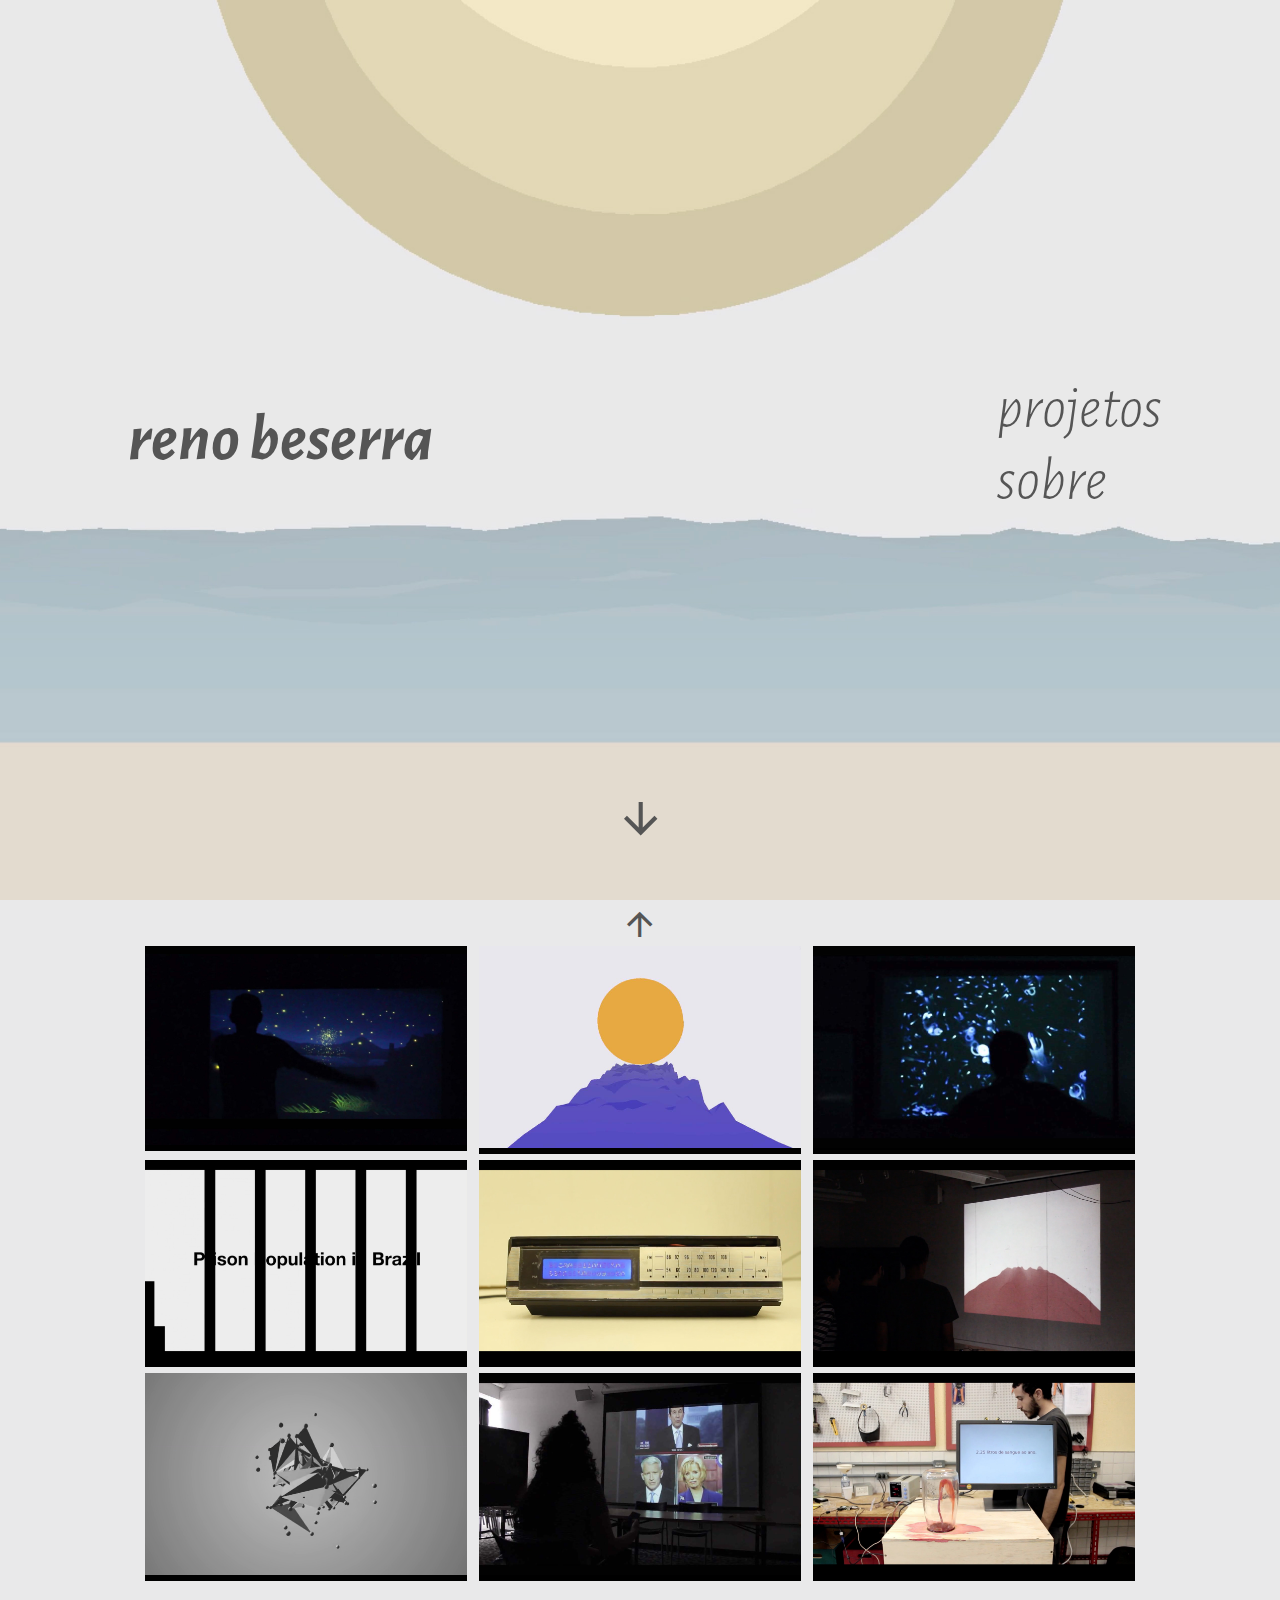
<file: index.html>
<!DOCTYPE html>
<html lang="en">
    <head>
        
        <meta charset="utf-8">
        <!-- Indica a dispositivos móveis que o browser não deve fazer um zoom out na página -->
        <meta name="viewport" content="width=device-width, initial-scale=1.0">
        <link rel="stylesheet" type="text/css" href="resources/css/grid.css">
        <link rel="stylesheet" type="text/css" href="resources/css/animate.css">
        <link rel="stylesheet" type="text/css" href="resources/css/ionicons.min.css">
        <link rel="stylesheet" type="text/css" href="resources/css/style.css">
        <link rel="stylesheet" type="text/css" href="resources/css/queries.css">
        <link href="https://fonts.googleapis.com/css?family=Lato:100,300,300i,400" rel="stylesheet">
        <link href="https://fonts.googleapis.com/css?family=Alegreya+Sans:100,200,300,300i,400,400i,500" rel="stylesheet">
        
        <script src="https://ajax.googleapis.com/ajax/libs/jquery/3.2.1/jquery.min.js"></script>
        <script src="resources/js/script.js"></script>
        
        <title>renoeno
        </title>
    </head>
    
    <body>
        <section class="home" id="home">
                <div class="row home-itens">
                    <div class="col span-1-of-3 titulo">
                        <h1>reno beserra</h1>
                    </div>
                    <div class="col span-1-of-3 menu">
                        <ul>
                            <li>
                                <a href="#projetos">projetos</a>
                            </li>
                            <li>
                                <a href="sobre.html">sobre</a>
                            </li>
                        </ul>
                    </div>
                    <div class="row arrow-home">
                        <a href="#projetos"><i class="ion-android-arrow-down icon-arrow"></i></a>
                    </div>
                </div>
                
        </section>
        
        <section class="section-projetos" id="projetos">
                <div class="row arrow-projetos">
                    <a href="#home"><i class="ion-android-arrow-up icon-arrow-2"></i></a>
                </div>
            <div class="projetos">
                <ul class="projetos-showcase clearfix">
                    <li>
                        <div class="item-projeto">
                            <span class="hover-text">
                                pirilampo <br> 2015 <br> instalação interativa
                            </span>
                            <figure class="imagem-projetos">
                                <a href="projetos/pirilampo.html">
                                    <img src="resources/projetos-img/pirilampo.jpg">
                                </a>
                            </figure>
                        </div>
                    </li>
                    <li>
                        <div class="item-projeto">
                            <span class="hover-text">
                                sossego <br> 2016 <br> audio visualization
                            </span>
                            <figure class="imagem-projetos">
                                <a href="projetos/sossego.html">
                                    <img src="resources/projetos-img/sossego.jpg">
                                </a>    
                            </figure>
                        </div>
                    </li>
                    <li>
                        <div class="item-projeto">
                            <span class="hover-text">
                                nebulosa <br> 2015 <br> instalação interativa
                            </span>
                            <figure class="imagem-projetos">
                                <a href="projetos/nebulosa.html">
                                    <img src="resources/projetos-img/nebulosa.jpg">
                                </a>
                            </figure>
                        </div>
                    </li>

                </ul>
                <ul class="projetos-showcase clearfix">
                    <li>
                        <div class="item-projeto">
                            <span class="hover-text">
                                prison population in brazil <br> 2015 <br> infografia animada
                            </span>
                            <figure class="imagem-projetos">
                                <a href="projetos/prison.html">
                                    <img src="resources/projetos-img/prison.jpg">
                                </a>
                            </figure>
                        </div>
                    </li>
                    <li>
                        <div class="item-projeto">
                            <span class="hover-text">
                                sortilège <br> 2016 <br> computação física
                            </span>
                            <figure class="imagem-projetos">
                                <a href="projetos/sortilege.html">
                                    <img src="resources/projetos-img/sortilege.jpg">
                                </a>
                            </figure>
                        </div>
                    </li>
                    <li>
                        <div class="item-projeto">
                            <span class="hover-text">
                                red sea <br> 2016 <br> instalação interativa
                            </span>
                            <figure class="imagem-projetos">
                                <a href="projetos/redsea.html">
                                    <img src="resources/projetos-img/redsea.jpg">
                                </a>
                            </figure>
                        </div>
                    </li>

                </ul>
                <ul class="projetos-showcase clearfix">
                    <li>
                        <div class="item-projeto">
                            <span class="hover-text">
                                audiovis <br> 2015-2016 <br> audio visualization
                            </span>
                            <figure class="imagem-projetos">
                                <a href="projetos/audiovis.html">
                                    <img src="resources/projetos-img/audiovis.jpg">
                                </a>
                            </figure>
                        </div>    
                    </li>
                    <li>
                        <div class="item-projeto">
                            <span class="hover-text">
                                broadcasting <br> 2016 <br> instalação interativa
                            </span>
                            <figure class="imagem-projetos">
                                <a href="projetos/broadcasting.html">
                                    <img src="resources/projetos-img/broadcasting.jpg">
                                </a>
                            </figure>
                        </div>
                    </li>
                    <li>
                        <div class="item-projeto">
                            <span class="hover-text">
                                carne sobre vermelho <br> 2017 <br> instalação interativa
                            </span>
                            <figure class="imagem-projetos">
                                <a href="projetos/carne.html">
                                    <img src="resources/projetos-img/carnesobrevermelho.jpg">
                                </a>
                            </figure>
                        </div>
                    </li>
                </ul>
            </div>
        </section>
    </body>
</html>
</file>
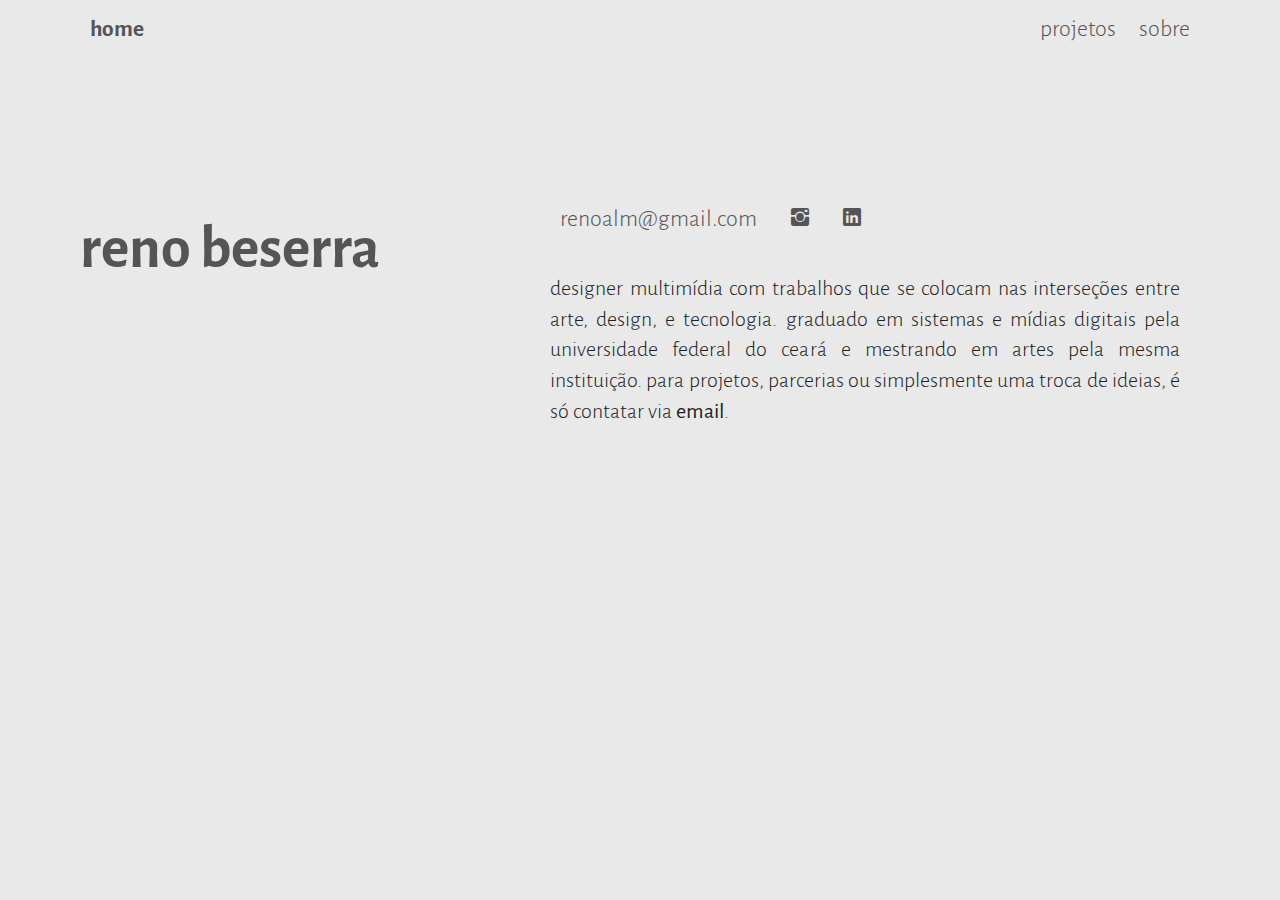
<file: sobre.html>
<!DOCTYPE html>
<html lang="en">
    <head>
        
        <meta charset="utf-8">
        <!-- Indica a dispositivos móveis que o browser não deve fazer um zoom out na página -->
        <meta name="viewport" content="width=device-width, initial-scale=1.0">
        <link rel="stylesheet" type="text/css" href="resources/css/grid.css">
        <link rel="stylesheet" type="text/css" href="resources/css/animate.css">
        <link rel="stylesheet" type="text/css" href="resources/css/ionicons.min.css">
        <link rel="stylesheet" type="text/css" href="resources/css/pages.css">
        <link rel="stylesheet" type="text/css" href="resources/css/queries.css">
        <link href="https://fonts.googleapis.com/css?family=Lato:100,300,300i,400" rel="stylesheet">
        <link href="https://fonts.googleapis.com/css?family=Alegreya+Sans:100,200,300,400,500" rel="stylesheet">
        
        <script src="https://ajax.googleapis.com/ajax/libs/jquery/3.2.1/jquery.min.js"></script>
        <script src="resources/js/script.js"></script>
        
        <title>sobre
        </title>
    </head>
    <body>
        <header>
            <nav>
                <div class="row menu-sobre">
                    <div class="home-link">
                        <h3><a href="../index.html">home</a></h3>
                    </div>
                    <div class="menu-about">
                        <ul class="main-nav">
                            <li>
                                <a href="index.html#projetos">projetos</a>
                            </li>
                            <li>
                                <a href="#">sobre</a>
                            </li>
                        </ul>
                    </div>
                </div>
            </nav>
        </header>
        <div class="row sobre">
                <div class="col span-1-of-3 nombre">
                    <h1>reno beserra</h1>
                </div>
                <div class="col span-2-of-4 redes-sociais">
                    <ul>
                        <li><a href="mailto:renoalm@gmail.com" target="_top">renoalm@gmail.com</a></li>
                        <li><a href="https://instagram.com/renoenoenoeno"><i class="ion-social-instagram"></i></a></li>
                        <li><a href="https://www.linkedin.com/in/renoalmeida/"><i class="ion-social-linkedin"></i></a></li>
                    </ul>
                </div>
                <div class="col span-2-of-4 bio">
                    <p>designer multimídia com trabalhos que se colocam nas interseções entre arte, design, e tecnologia. graduado
                    em sistemas e mídias digitais pela universidade federal do ceará e mestrando em artes pela mesma instituição. para projetos, parcerias ou simplesmente uma troca de ideias, é só contatar via <b>email</b>.</p>
                </div>
            </div>
    </body>
</html>
</file>
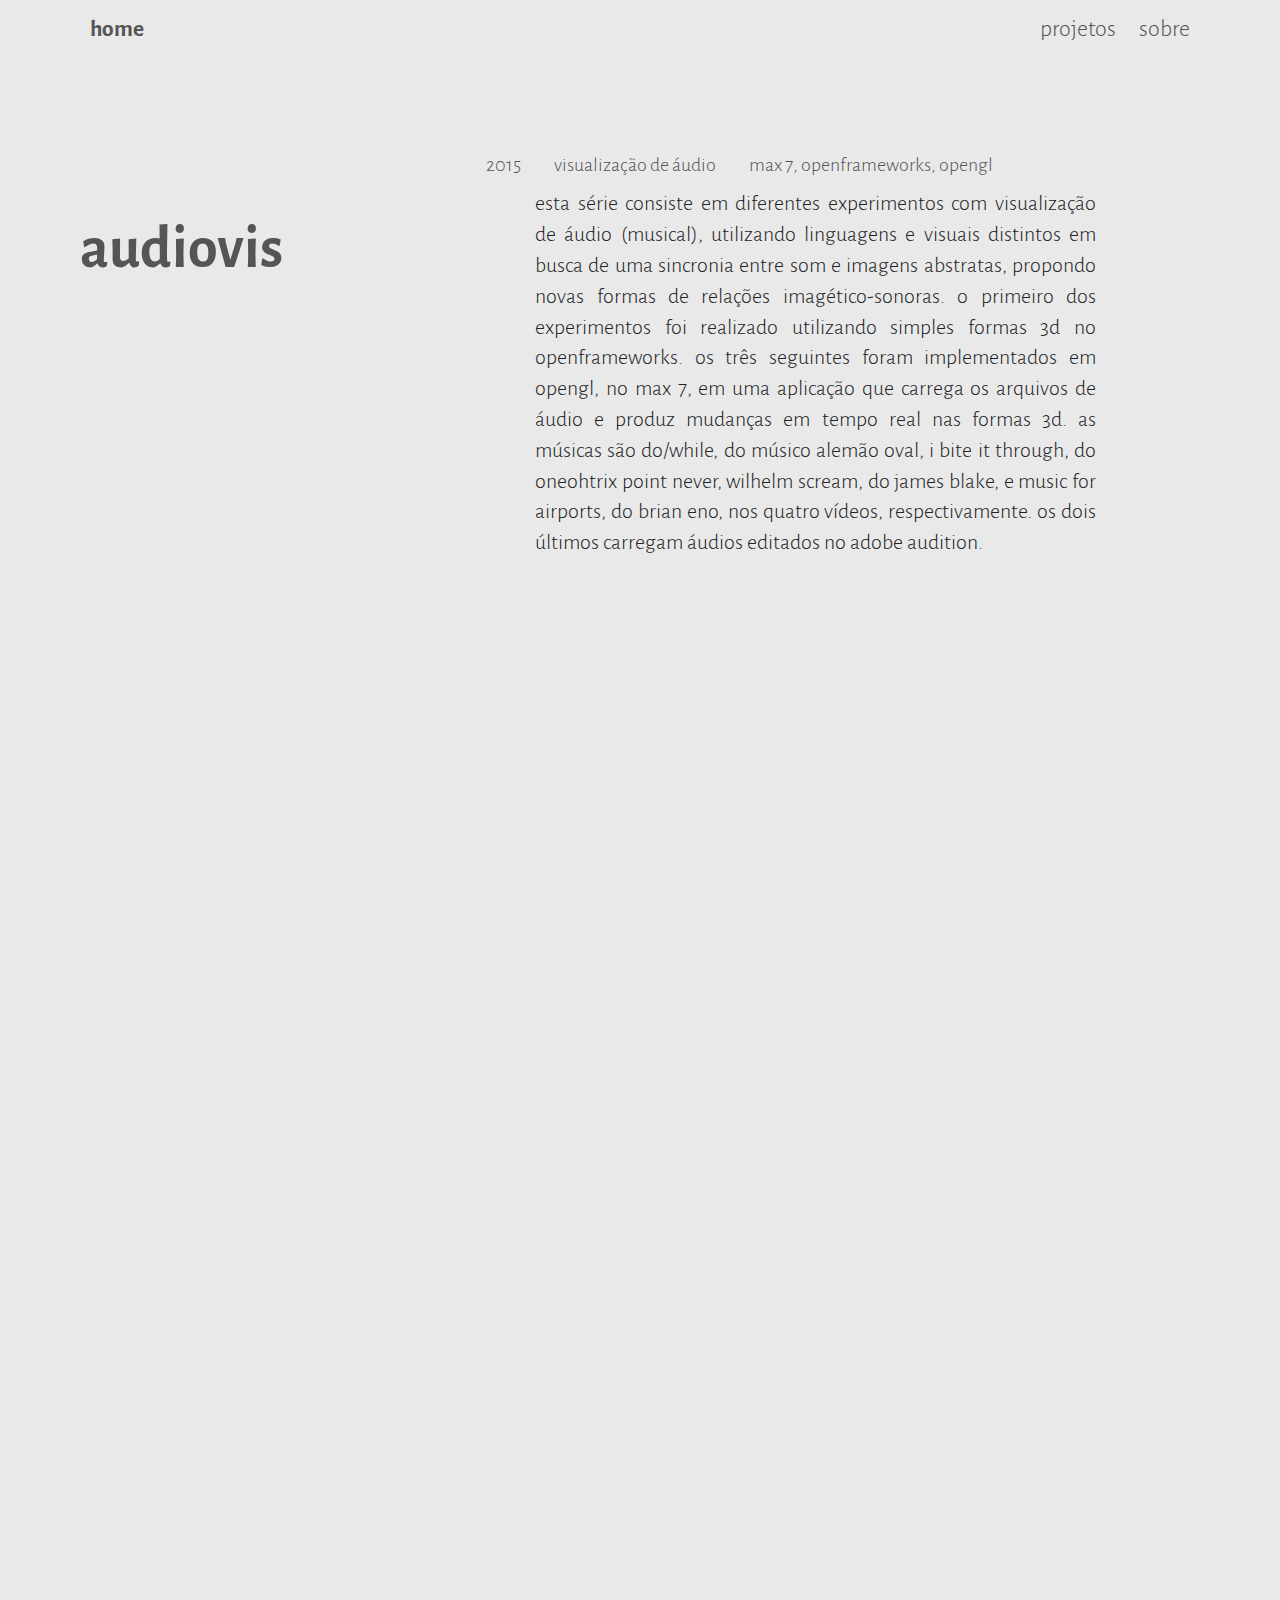
<file: projetos/audiovis.html>
<!DOCTYPE html>
<html lang="en">
    <head>
        <meta charset="utf-8">
        <!-- Indica a dispositivos móveis que o browser não deve fazer um zoom out na página -->
        <meta name="viewport" content="width=device-width, initial-scale=1.0">
        <link rel="stylesheet" type="text/css" href="../resources/css/grid.css">
        <link rel="stylesheet" type="text/css" href="../resources/css/pages.css">
        <link rel="stylesheet" type="text/css" href="../resources/css/queries.css">
        <link rel="stylesheet" type="text/css" href="../resources/css/ionicons.min.css">
        <link href="https://fonts.googleapis.com/css?family=Lato:100,300,300i,400" rel="stylesheet">
        <link href="https://fonts.googleapis.com/css?family=Alegreya+Sans:100,200,300,400,500" rel="stylesheet">
        
        <script src="https://ajax.googleapis.com/ajax/libs/jquery/3.2.1/jquery.min.js"></script>
        
        <title>audiovis</title>
    </head>
    <header>
        <nav>
            <div class="row">
                <div class="home-link">
                    <h3><a href="../index.html">home</a></h3>
                </div>
                <ul class="main-nav">
                    <li>
                        <a href="../index.html#projetos">projetos</a>
                    </li>
                    <li>
                        <a href="../sobre.html">sobre</a>
                    </li>
                </ul>
            </div>
        </nav>
    </header>
    <section class="projeto-info" id="projeto-info">
            <div class="row projeto-dados">
                <div class="col span-1-of-3 projeto-titulo">
                    <h1>audiovis</h1>
                </div>
                <div class="col span-2-of-3 projeto-tags">
                    <ul>
                        <li>2015</li>
                        <li>visualização de áudio</li>
                        <li>max 7, openframeworks, opengl</li>
                    </ul>
                </div>
                <div class="col span-2-of-4 projeto-descricao">
                    <p>esta série consiste em diferentes experimentos com visualização de áudio (musical), utilizando linguagens e visuais distintos em busca de uma sincronia entre som e imagens abstratas, propondo novas formas de relações imagético-sonoras. o primeiro dos experimentos foi realizado utilizando simples formas 3D no openframeworks. os três seguintes foram implementados em OpenGL, no Max 7, em uma aplicação que carrega os arquivos de áudio e produz mudanças em tempo real nas formas 3D. as músicas são do/while, do músico alemão oval, I bite it through, do oneohtrix point never, wilhelm scream, do james blake, e music for airports, do brian eno, nos quatro vídeos, respectivamente. os dois últimos carregam áudios editados no adobe audition.</p>
                </div>
            </div>
            
            <div class="projeto-video">
                <iframe src="https://player.vimeo.com/video/153587273" frameborder="0" webkitallowfullscreen mozallowfullscreen allowfullscreen></iframe>
            </div>
            <div class="projeto-video">
                <iframe src="https://player.vimeo.com/video/153586340" frameborder="0" webkitallowfullscreen mozallowfullscreen allowfullscreen></iframe>
            </div>
            <div class="projeto-video">
                <iframe src="https://player.vimeo.com/video/154512736" frameborder="0" webkitallowfullscreen mozallowfullscreen allowfullscreen></iframe>
            </div>
            <div class="projeto-video">
                <iframe src="https://player.vimeo.com/video/154440033" frameborder="0" webkitallowfullscreen mozallowfullscreen allowfullscreen></iframe>
            </div>
            <div class="center-topo">
                <div class="topo-link"><a href="#projeto-info"><i class="ion-android-arrow-up"></i></a></div>
            </div>
        </section>
</html>
</file>
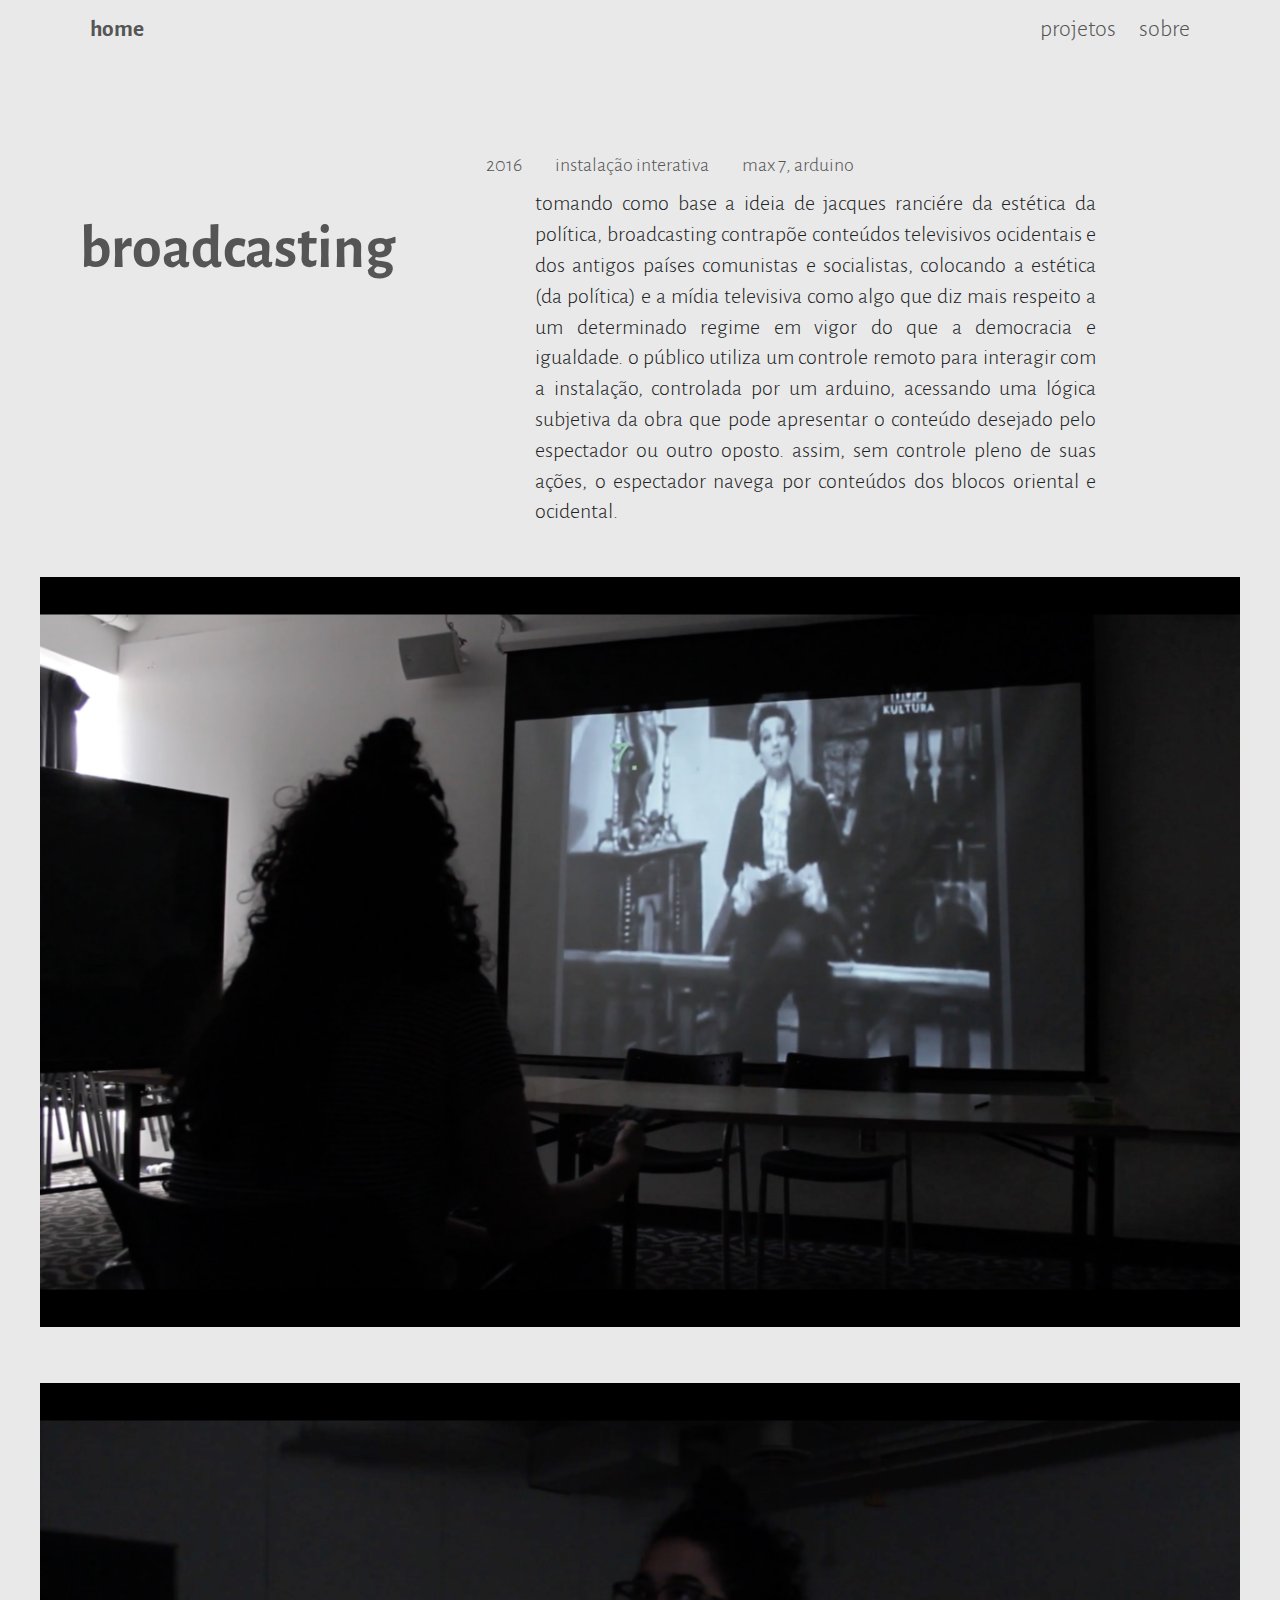
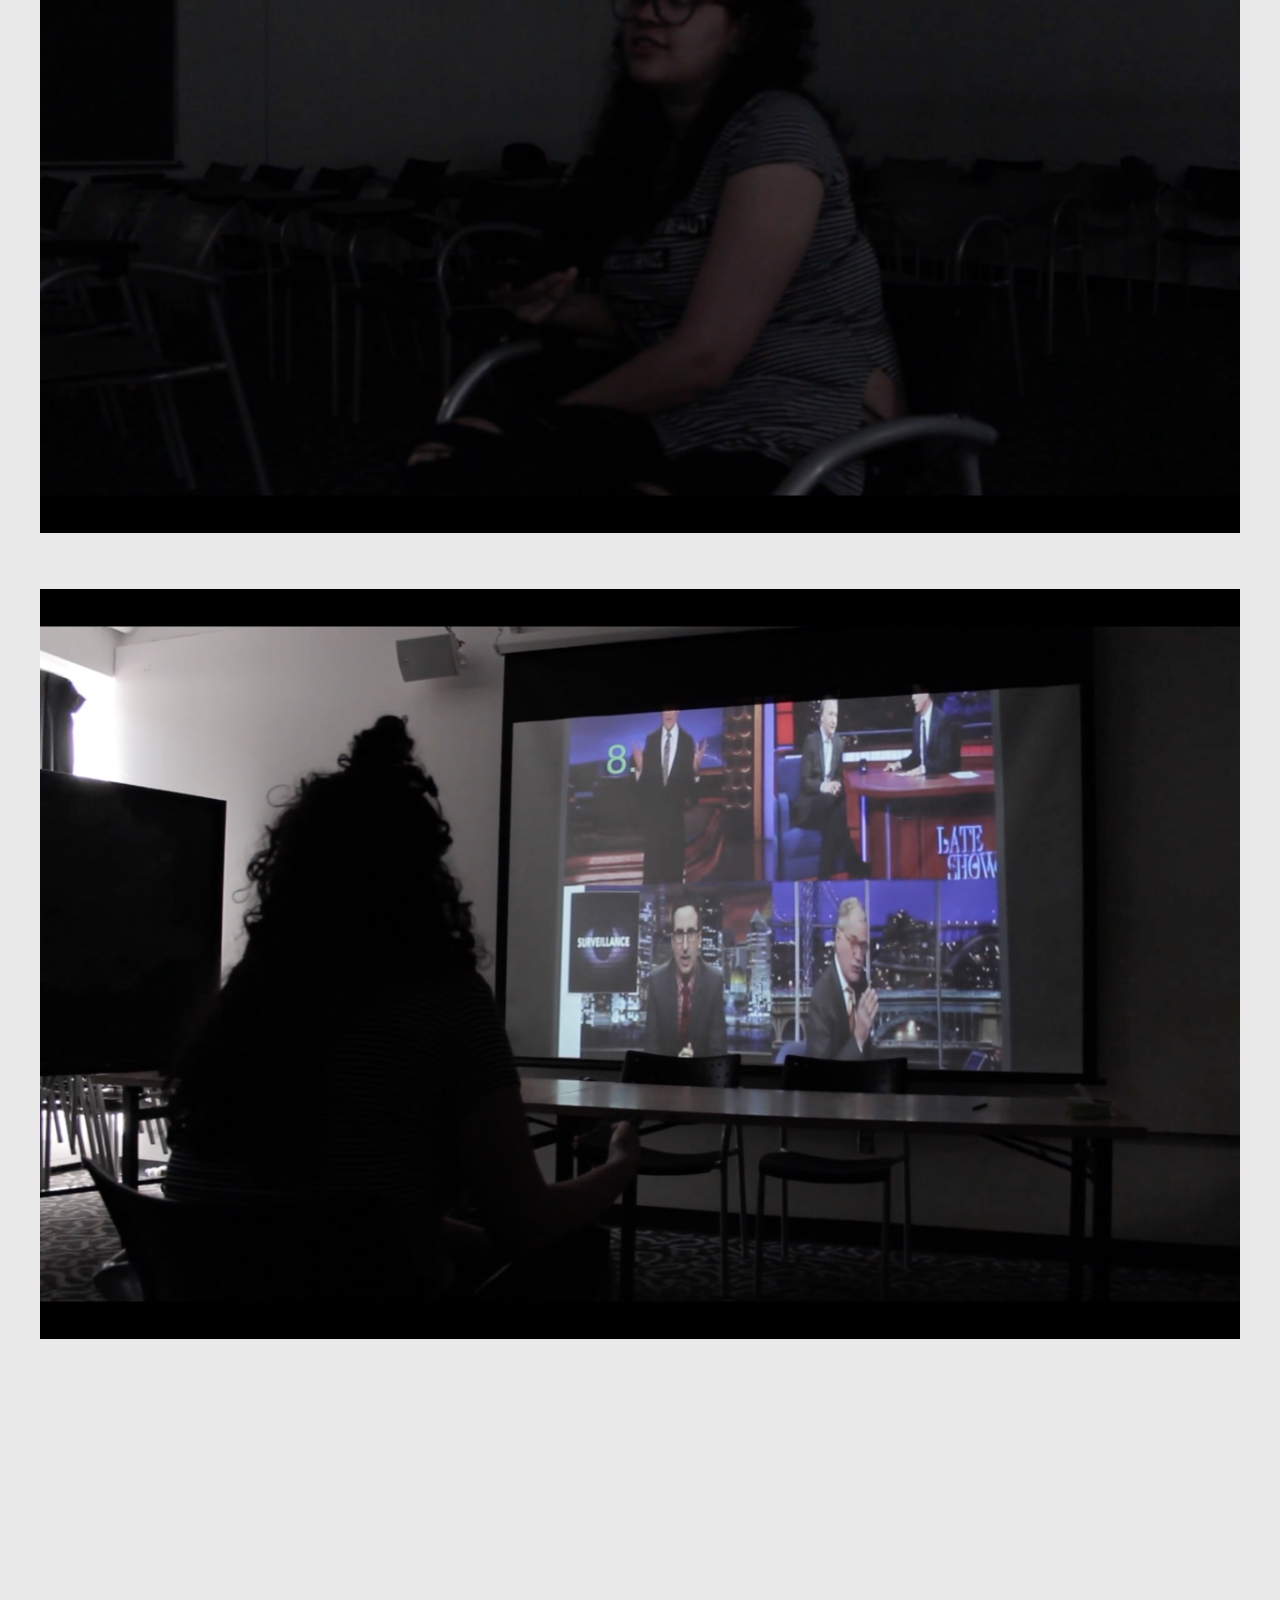
<file: projetos/broadcasting.html>
<!DOCTYPE html>
<html lang="en">
    <head>
        <meta charset="utf-8">
        <!-- Indica a dispositivos móveis que o browser não deve fazer um zoom out na página -->
        <meta name="viewport" content="width=device-width, initial-scale=1.0">
        <link rel="stylesheet" type="text/css" href="../resources/css/grid.css">
        <link rel="stylesheet" type="text/css" href="../resources/css/pages.css">
        <link rel="stylesheet" type="text/css" href="../resources/css/queries.css">
        <link rel="stylesheet" type="text/css" href="../resources/css/ionicons.min.css">
        <link href="https://fonts.googleapis.com/css?family=Lato:100,300,300i,400" rel="stylesheet">
        <link href="https://fonts.googleapis.com/css?family=Alegreya+Sans:100,200,300,400,500" rel="stylesheet">
        
        <script src="https://ajax.googleapis.com/ajax/libs/jquery/3.2.1/jquery.min.js"></script>
        
        <title>broadcasting</title>
    </head>
    <header>
        <nav>
            <div class="row">
                <div class="home-link">
                    <h3><a href="../index.html">home</a></h3>
                </div>
                <ul class="main-nav">
                    <li>
                        <a href="../index.html#projetos">projetos</a>
                    </li>
                    <li>
                        <a href="../sobre.html">sobre</a>
                    </li>
                </ul>
            </div>
        </nav>
    </header>
    <section class="projeto-info" id="projeto-info">
            <div class="row projeto-dados">
                <div class="col span-1-of-3 projeto-titulo">
                    <h1>broadcasting</h1>
                </div>
                <div class="col span-2-of-3 projeto-tags">
                    <ul>
                        <li>2016</li>
                        <li>instalação interativa</li>
                        <li>max 7, arduino</li>
                    </ul>
                </div>
                <div class="col span-2-of-4 projeto-descricao">
                    <p>Tomando como base a ideia de Jacques Ranciére da estética da política, Broadcasting contrapõe conteúdos televisivos ocidentais e dos
                        antigos países comunistas e socialistas, colocando a estética (da política) e a
                        mídia televisiva como algo que diz mais respeito a um determinado regime
                        em vigor do que a democracia e igualdade.
                        O público utiliza um controle remoto para interagir com a instalação,
                        controlada por um Arduino, acessando uma lógica subjetiva da obra que
                        pode apresentar o conteúdo desejado pelo espectador ou outro oposto. Assim,
                        sem controle pleno de suas ações, o espectador navega por conteúdos
                        dos blocos oriental e ocidental.</p>
                </div>
            </div>
            <div class="projeto-imagem">
                <img src="imgs/broadcasting/broadcasting1.jpg">
            </div>
            <div class="projeto-imagem">
                <img src="imgs/broadcasting/broadcasting2.jpg">
            </div>
            <div class="projeto-imagem">
                <img src="imgs/broadcasting/broadcasting3.jpg">
            </div>
            <div class="projeto-video">
                <iframe src="https://player.vimeo.com/video/163626354" frameborder="0" webkitallowfullscreen mozallowfullscreen allowfullscreen></iframe>
            </div>
            <div class="center-topo">
                <div class="topo-link"><a href="#projeto-info"><i class="ion-android-arrow-up"></i></a></div>
            </div>
        </section>
</html>
</file>
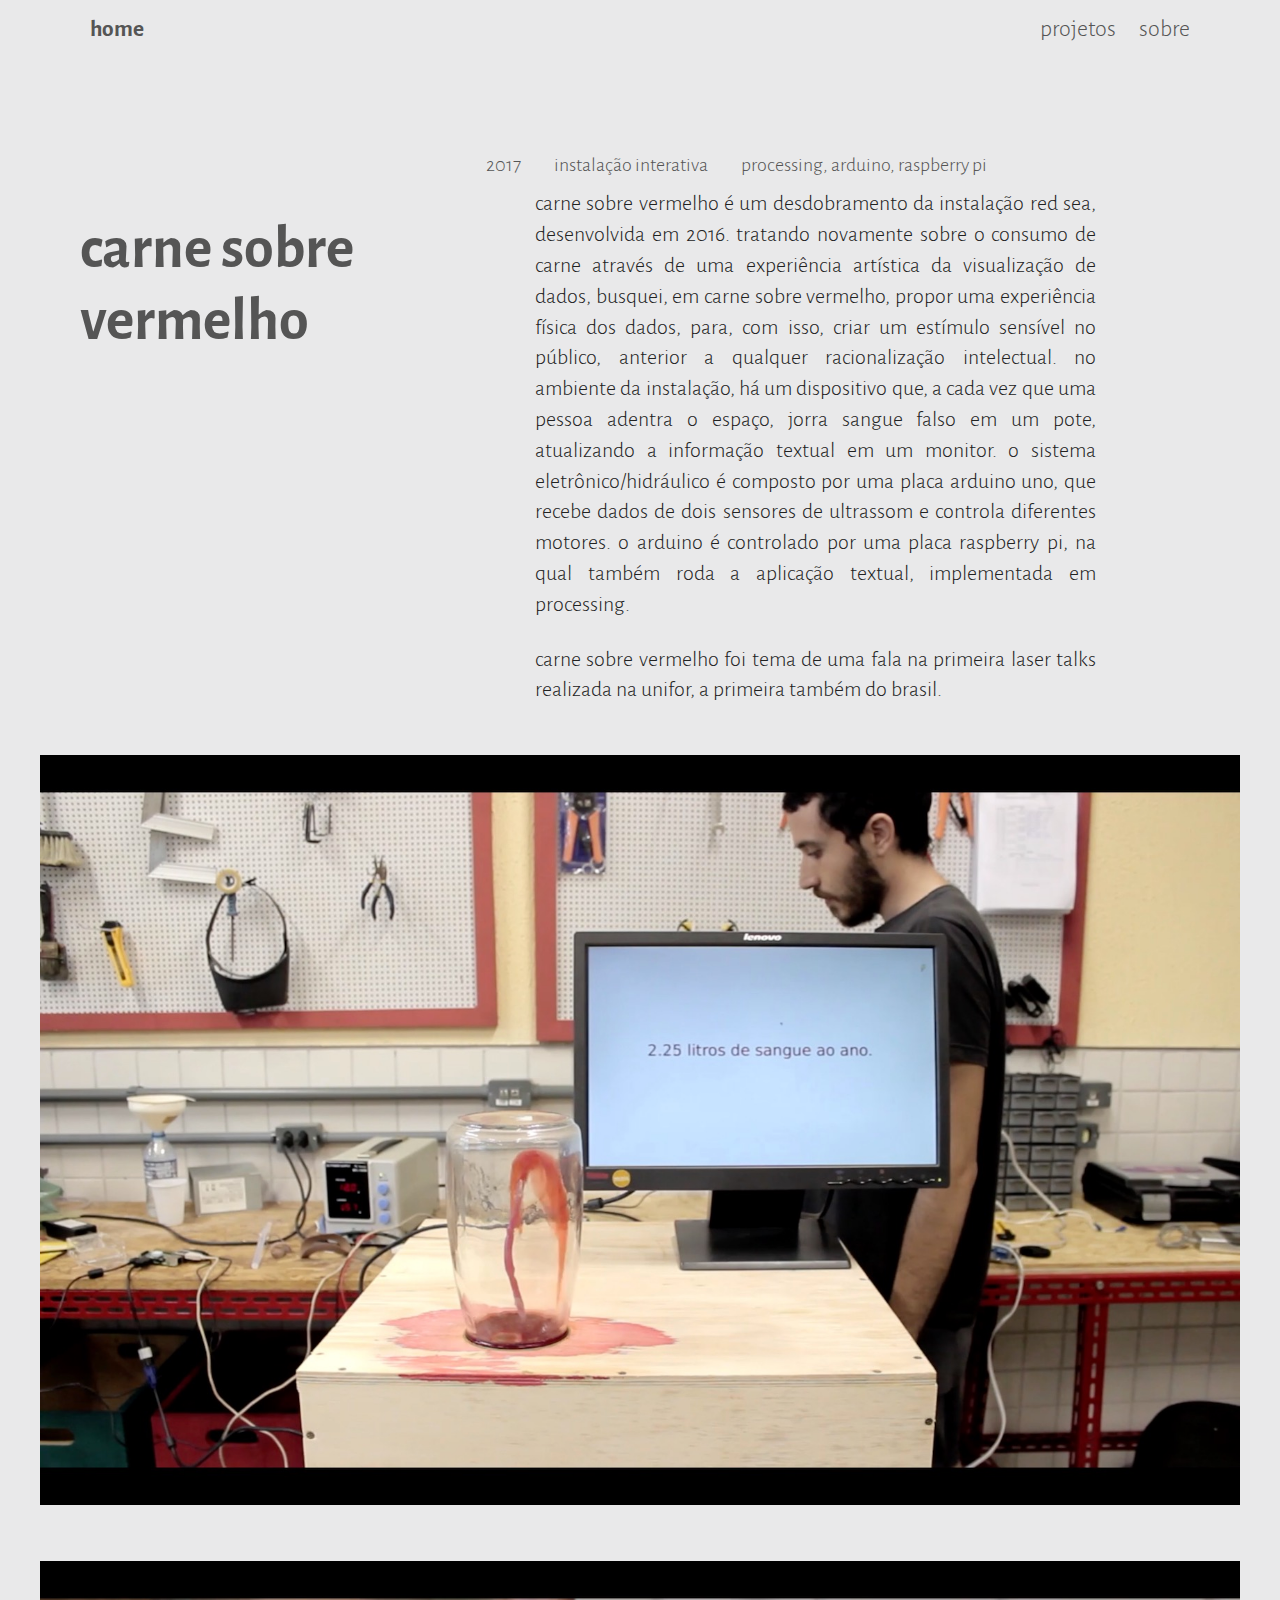
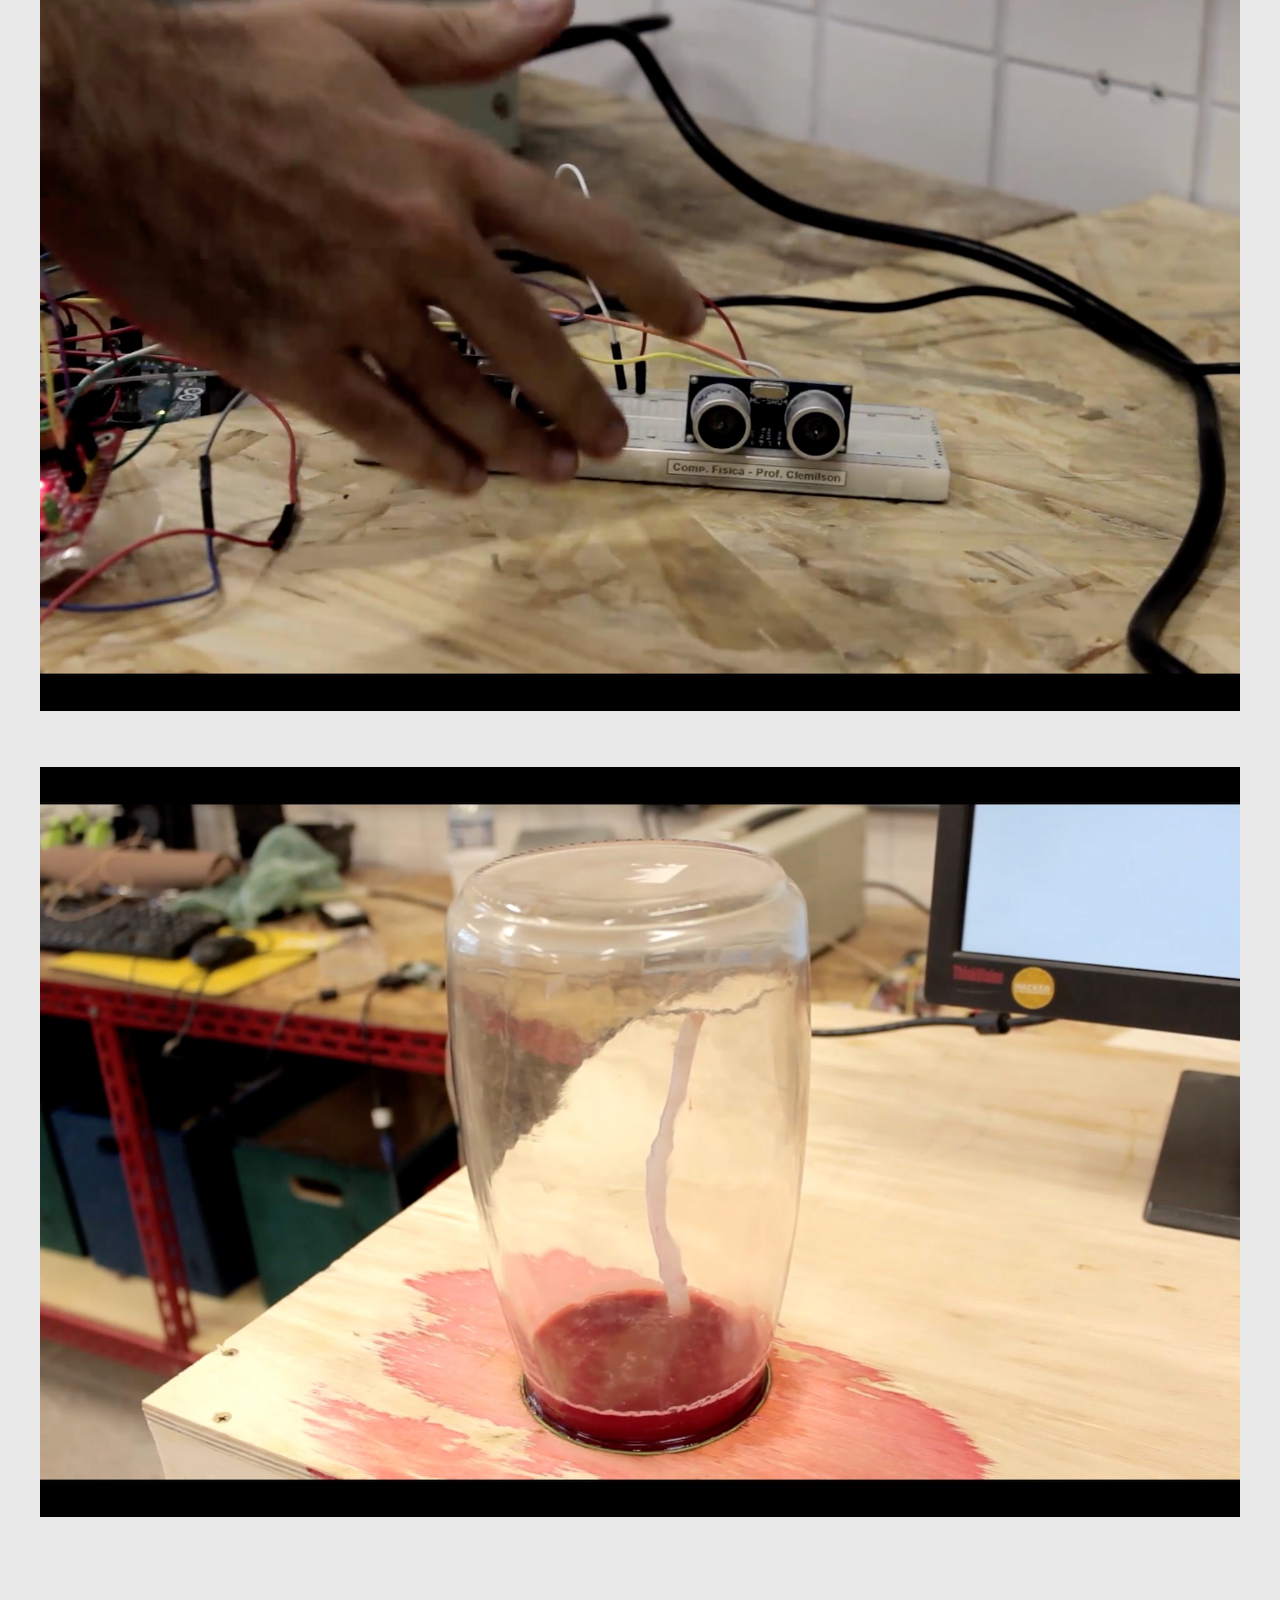
<file: projetos/carne.html>
<!DOCTYPE html>
<html lang="en">
    <head>
        <meta charset="utf-8">
        <!-- Indica a dispositivos móveis que o browser não deve fazer um zoom out na página -->
        <meta name="viewport" content="width=device-width, initial-scale=1.0">
        <link rel="stylesheet" type="text/css" href="../resources/css/grid.css">
        <link rel="stylesheet" type="text/css" href="../resources/css/pages.css">
        <link rel="stylesheet" type="text/css" href="../resources/css/queries.css">
        <link rel="stylesheet" type="text/css" href="../resources/css/ionicons.min.css">
        <link href="https://fonts.googleapis.com/css?family=Lato:100,300,300i,400" rel="stylesheet">
        <link href="https://fonts.googleapis.com/css?family=Alegreya+Sans:100,200,300,400,500" rel="stylesheet">
        
        <script src="https://ajax.googleapis.com/ajax/libs/jquery/3.2.1/jquery.min.js"></script>
        
        <title>carne sobre vermelho</title>
    </head>
    <header>
        <nav>
            <div class="row">
                <div class="home-link">
                    <h3><a href="../index.html">home</a></h3>
                </div>
                <ul class="main-nav">
                    <li>
                        <a href="../index.html#projetos">projetos</a>
                    </li>
                    <li>
                        <a href="../sobre.html">sobre</a>
                    </li>
                </ul>
            </div>
        </nav>
    </header>
    <section class="projeto-info" id="projeto-info">
            <div class="row projeto-dados">
                <div class="col span-1-of-3 projeto-titulo">
                    <h1>carne sobre vermelho</h1>
                </div>
                <div class="col span-2-of-3 projeto-tags">
                    <ul>
                        <li>2017</li>
                        <li>instalação interativa</li>
                        <li>processing, arduino, raspberry pi</li>
                    </ul>
                </div>
                <div class="col span-2-of-4 projeto-descricao ">
                    <p>carne sobre vermelho é um desdobramento da instalação red sea, desenvolvida em 2016. tratando novamente sobre o consumo de carne através de uma experiência artística da visualização de dados, busquei, em carne sobre vermelho, propor uma experiência física dos dados, para, com isso, criar um estímulo sensível no público, anterior a qualquer racionalização intelectual. no ambiente da instalação, há um dispositivo que, a cada vez que uma pessoa adentra o espaço, jorra sangue falso em um pote, atualizando a informação textual em um monitor. o sistema eletrônico/hidráulico é composto por uma placa arduino uno, que recebe dados de dois sensores de ultrassom e controla diferentes motores. o arduino é controlado por uma placa raspberry pi, na qual também roda a aplicação textual, implementada em processing.</p> <br> <p> carne sobre vermelho foi tema de uma fala na primeira laser talks realizada na unifor, a primeira também do brasil. </p>
                </div>
            </div>
            <div class="projeto-imagem">
                <img src="imgs/carne/carne1.jpg">
            </div>
            <div class="projeto-imagem">
                <img src="imgs/carne/carne2.jpg">
            </div>
            <div class="projeto-imagem">
                <img src="imgs/carne/carne3.jpg">
            </div>
            <div class="projeto-video">
                <iframe src="https://player.vimeo.com/video/222514761" frameborder="0" webkitallowfullscreen mozallowfullscreen allowfullscreen></iframe>
            </div>
            <div class="center-topo">
                <div class="topo-link"><a href="#projeto-info"><i class="ion-android-arrow-up"></i></a></div>
            </div>
        </section>
</html>
</file>
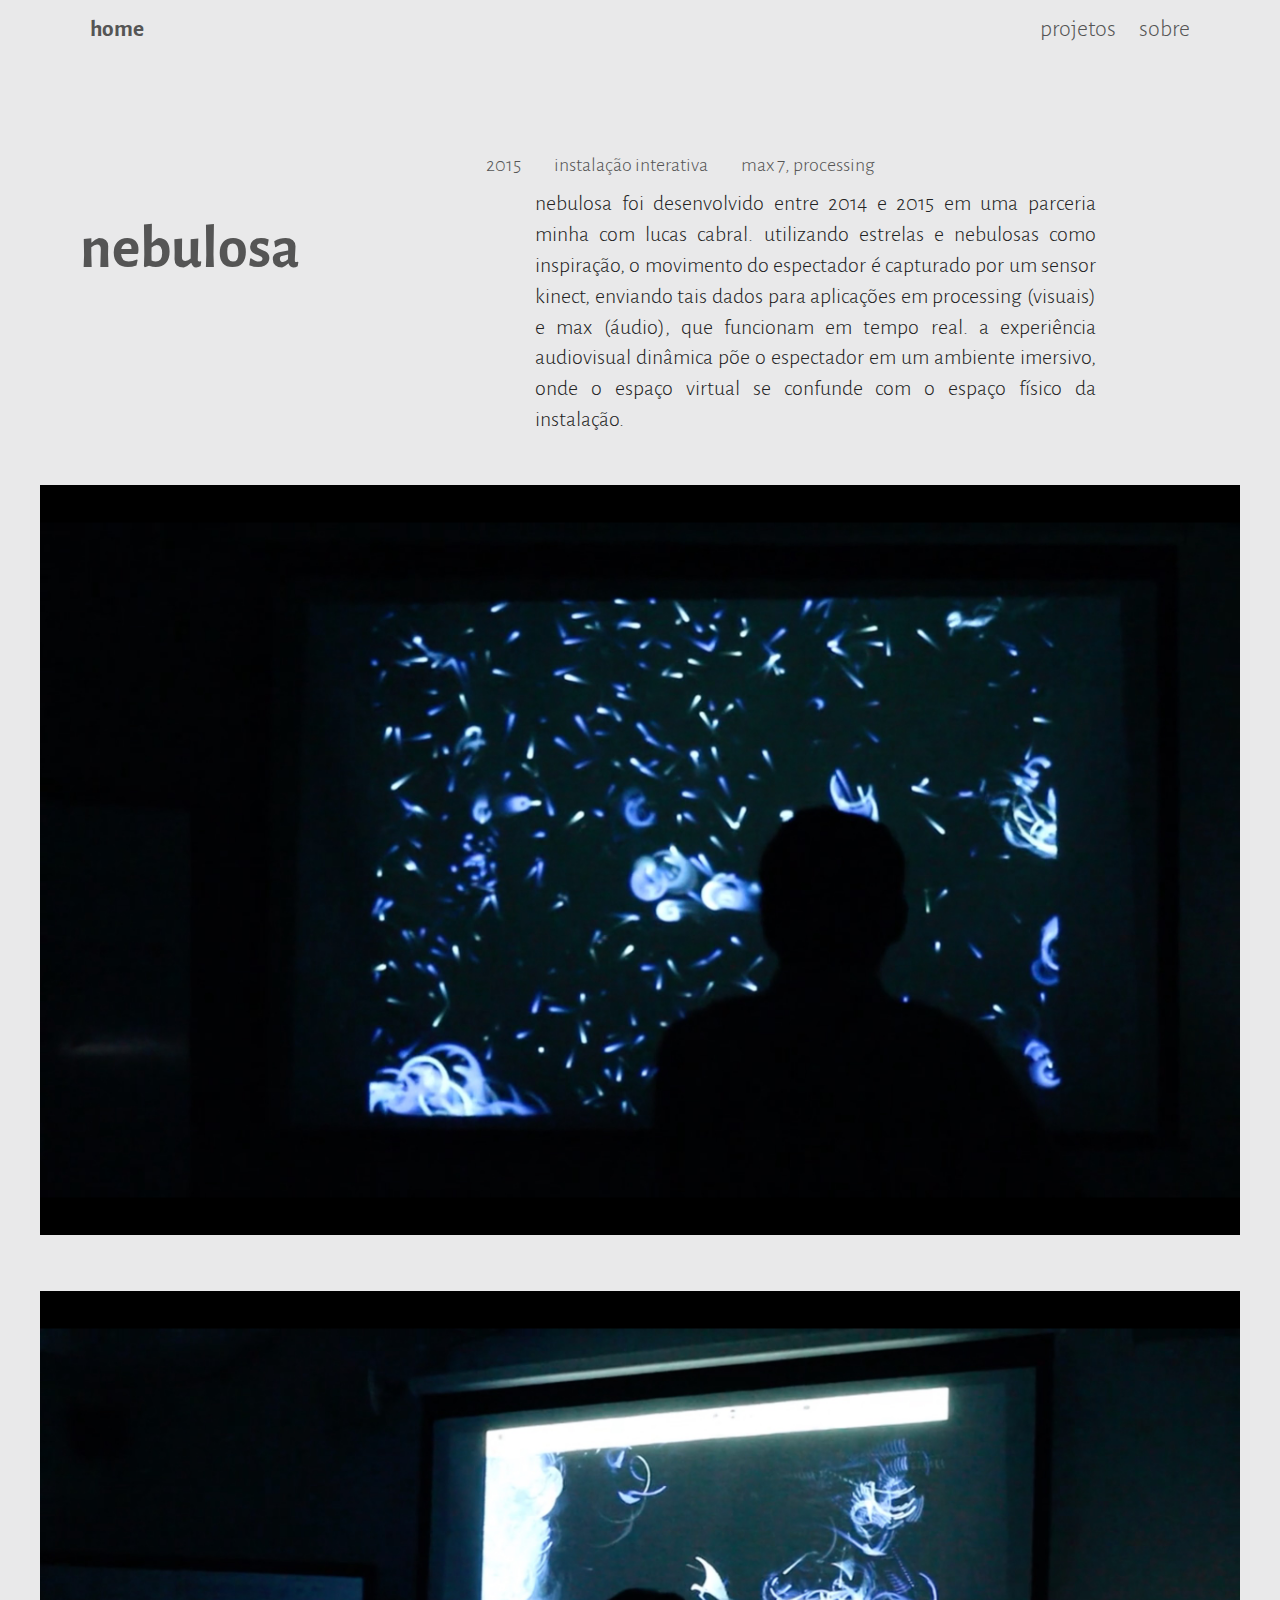
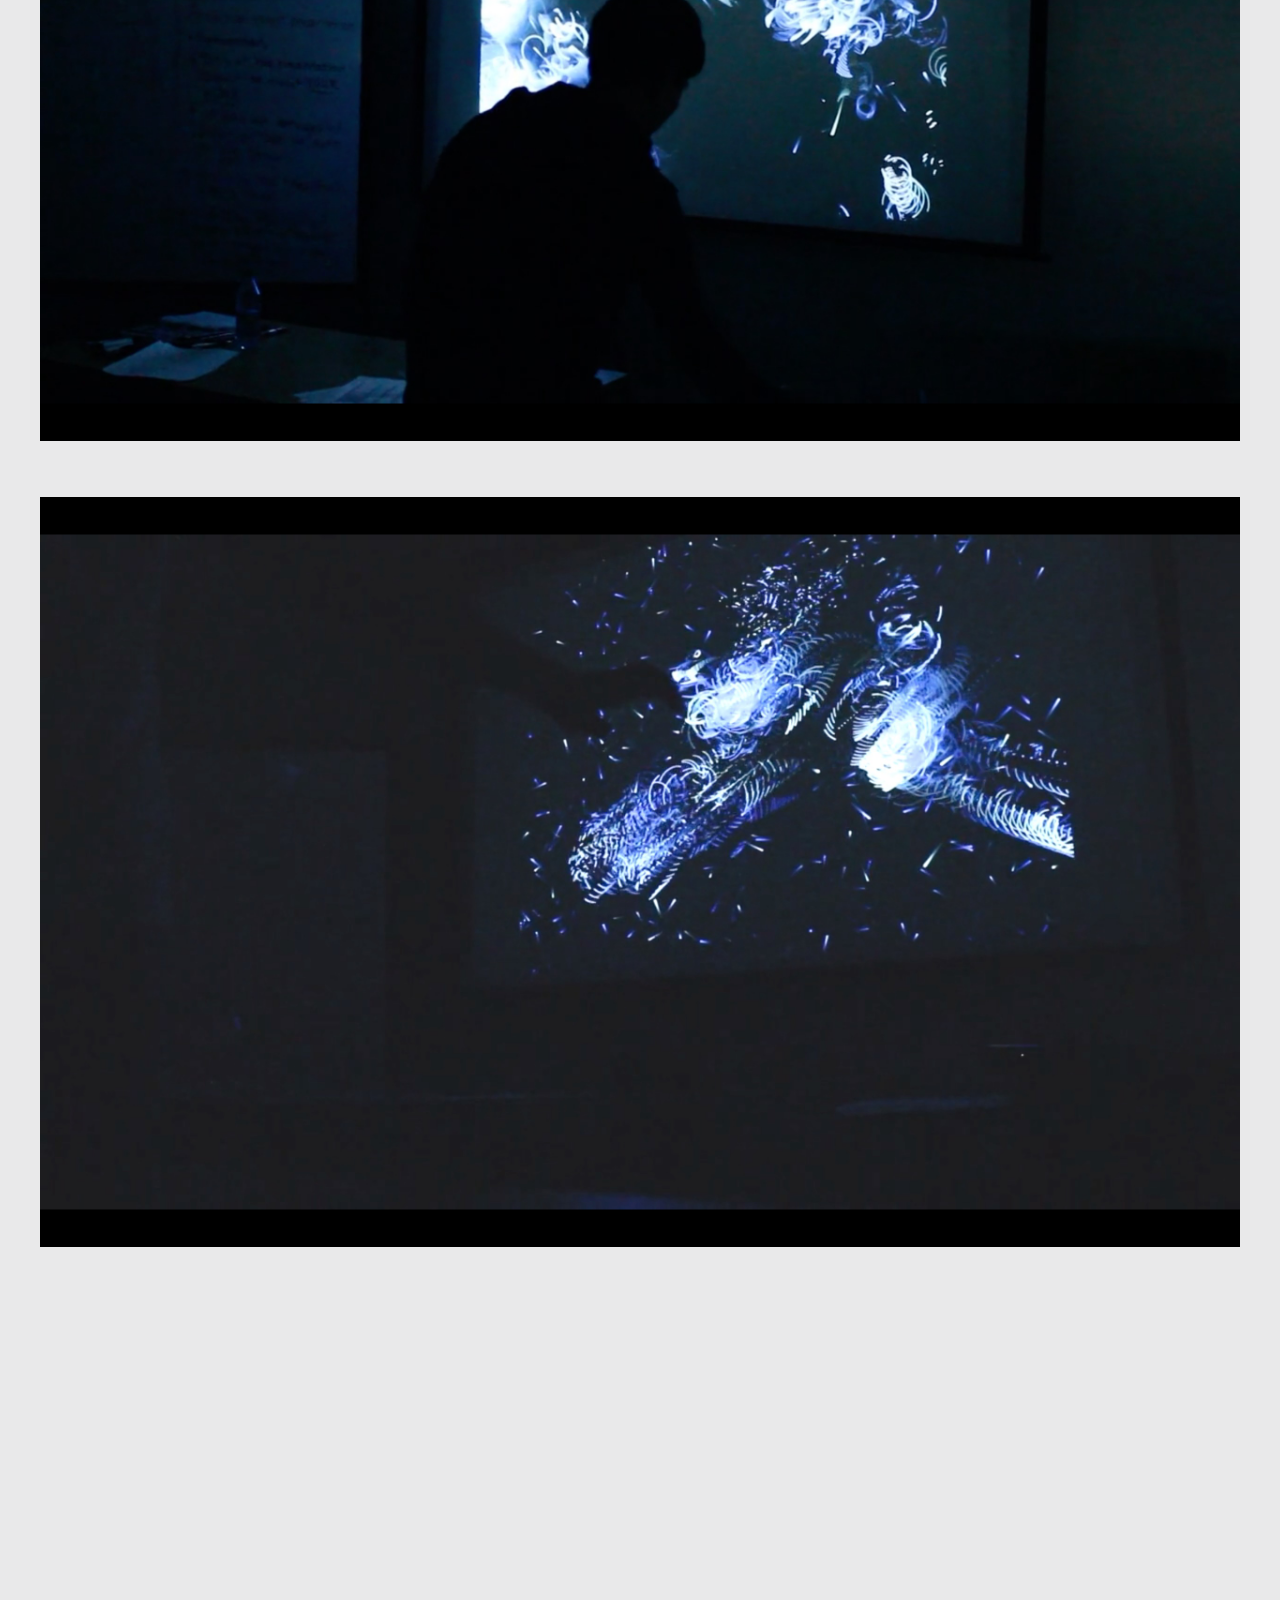
<file: projetos/nebulosa.html>
<!DOCTYPE html>
<html lang="en">
    <head>
        <meta charset="utf-8">
        <!-- Indica a dispositivos móveis que o browser não deve fazer um zoom out na página -->
        <meta name="viewport" content="width=device-width, initial-scale=1.0">
        <link rel="stylesheet" type="text/css" href="../resources/css/grid.css">
        <link rel="stylesheet" type="text/css" href="../resources/css/pages.css">
        <link rel="stylesheet" type="text/css" href="../resources/css/queries.css">
        <link rel="stylesheet" type="text/css" href="../resources/css/ionicons.min.css">
        <link href="https://fonts.googleapis.com/css?family=Lato:100,300,300i,400" rel="stylesheet">
        <link href="https://fonts.googleapis.com/css?family=Alegreya+Sans:100,200,300,400,500" rel="stylesheet">
        
        <script src="https://ajax.googleapis.com/ajax/libs/jquery/3.2.1/jquery.min.js"></script>
        
        <title>nebulosa</title>
    </head>
    <header>
        <nav>
            <div class="row">
                <div class="home-link">
                    <h3><a href="../index.html">home</a></h3>
                </div>
                <ul class="main-nav">
                    <li>
                        <a href="../index.html#projetos">projetos</a>
                    </li>
                    <li>
                        <a href="../sobre.html">sobre</a>
                    </li>
                </ul>
            </div>
        </nav>
    </header>
    <section class="projeto-info" id="projeto-info">
            <div class="row projeto-dados">
                <div class="col span-1-of-3 projeto-titulo">
                    <h1>nebulosa</h1>
                </div>
                <div class="col span-2-of-3 projeto-tags">
                    <ul>
                        <li>2015</li>
                        <li>instalação interativa</li>
                        <li>max 7, processing</li>
                    </ul>
                </div>
                <div class="col span-2-of-4 projeto-descricao">
                    <p>Nebulosa foi desenvolvido entre 2014 e 2015 em uma parceria minha com Lucas
                    Cabral. Utilizando estrelas e nebulosas como inspiração, o movimento do
                    espectador é capturado por um sensor kinect, enviando tais dados para
                    aplicações em processing (visuais) e Max (áudio), que funcionam em tempo
                    real. A experiência audiovisual dinâmica põe o espectador em um
                    ambiente imersivo, onde o espaço virtual se confunde com o espaço físico da
                    instalação.</p>
                </div>
            </div>
            <div class="projeto-imagem">
                <img src="imgs/nebulosa/nebulosa1.jpg">
            </div>
            <div class="projeto-imagem">
                <img src="imgs/nebulosa/nebulosa2.jpg">
            </div>
            <div class="projeto-imagem">
                <img src="imgs/nebulosa/nebulosa3.jpg">
            </div>
            <div class="projeto-video">
                <iframe src="https://player.vimeo.com/video/137330568" frameborder="0" webkitallowfullscreen mozallowfullscreen allowfullscreen></iframe>
            </div>
            <div class="center-topo">
                <div class="topo-link"><a href="#projeto-info"><i class="ion-android-arrow-up"></i></a></div>
            </div>
        </section>
</html>
</file>
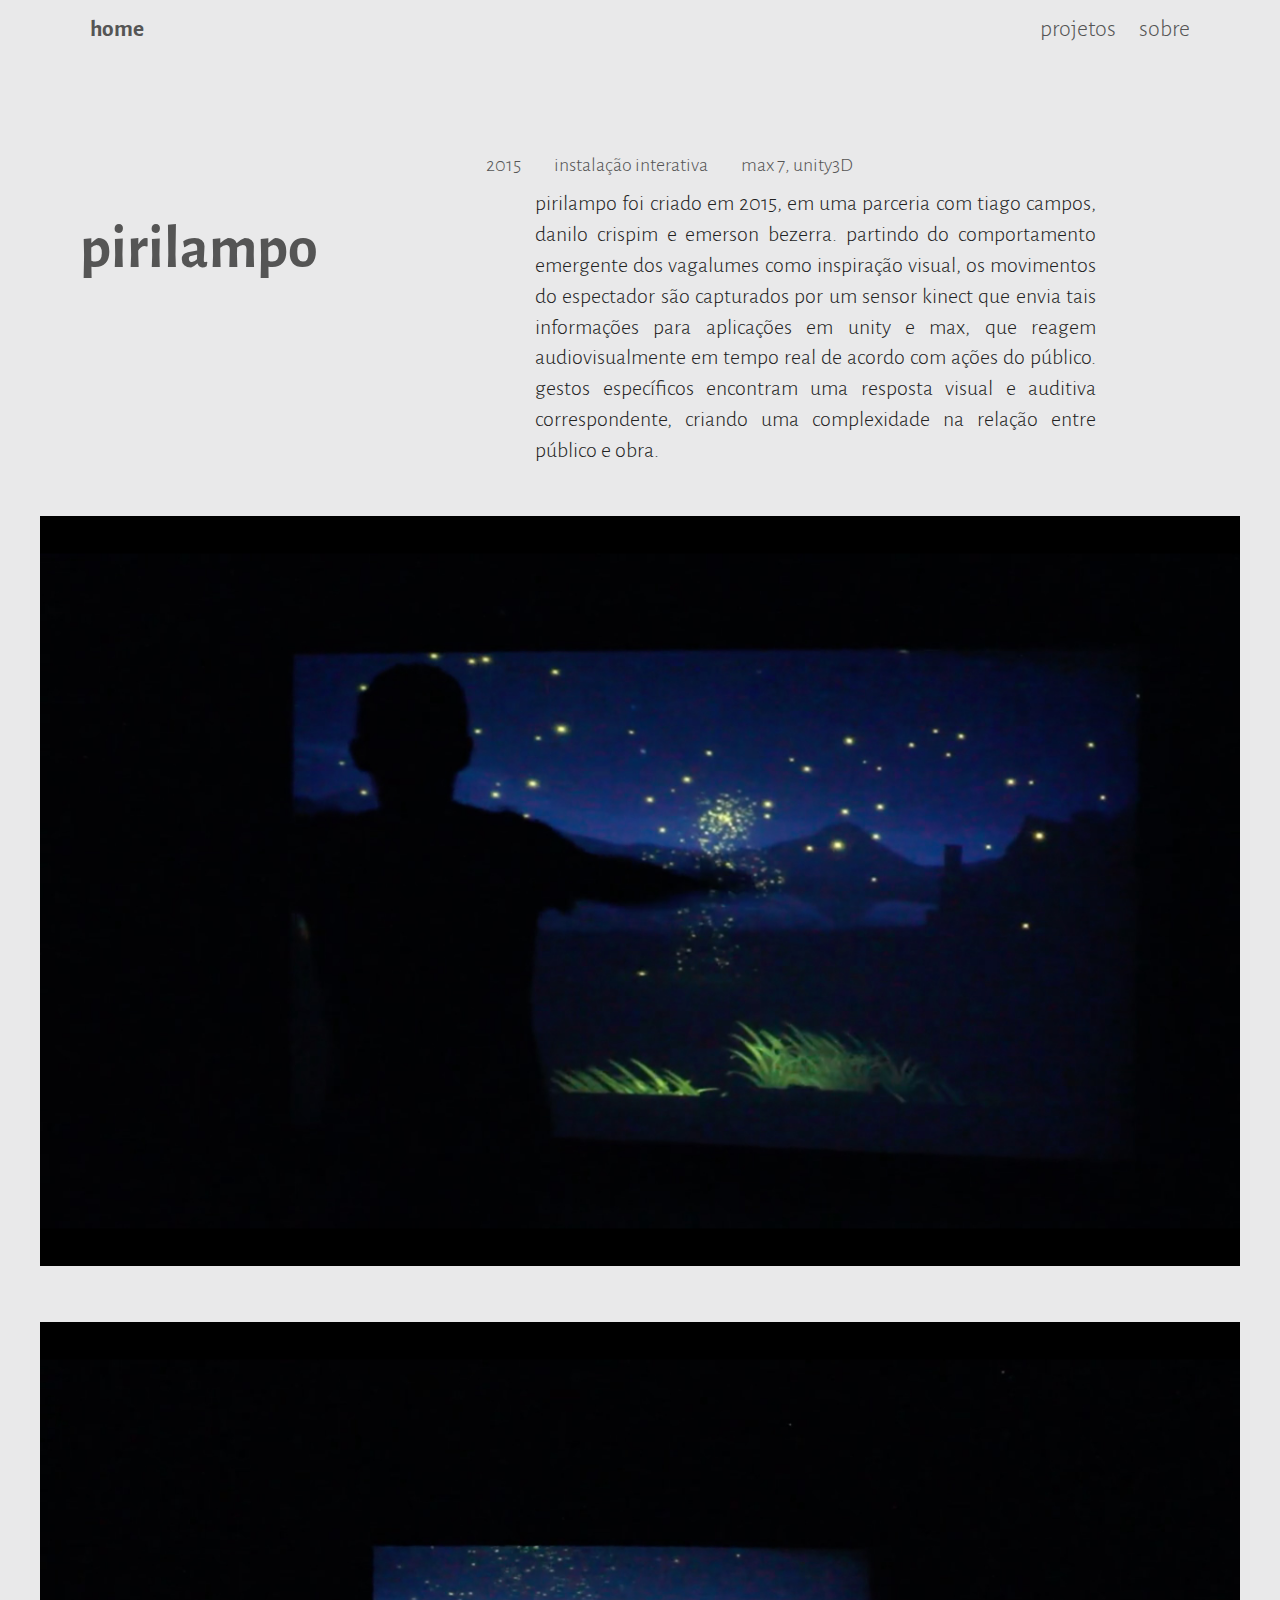
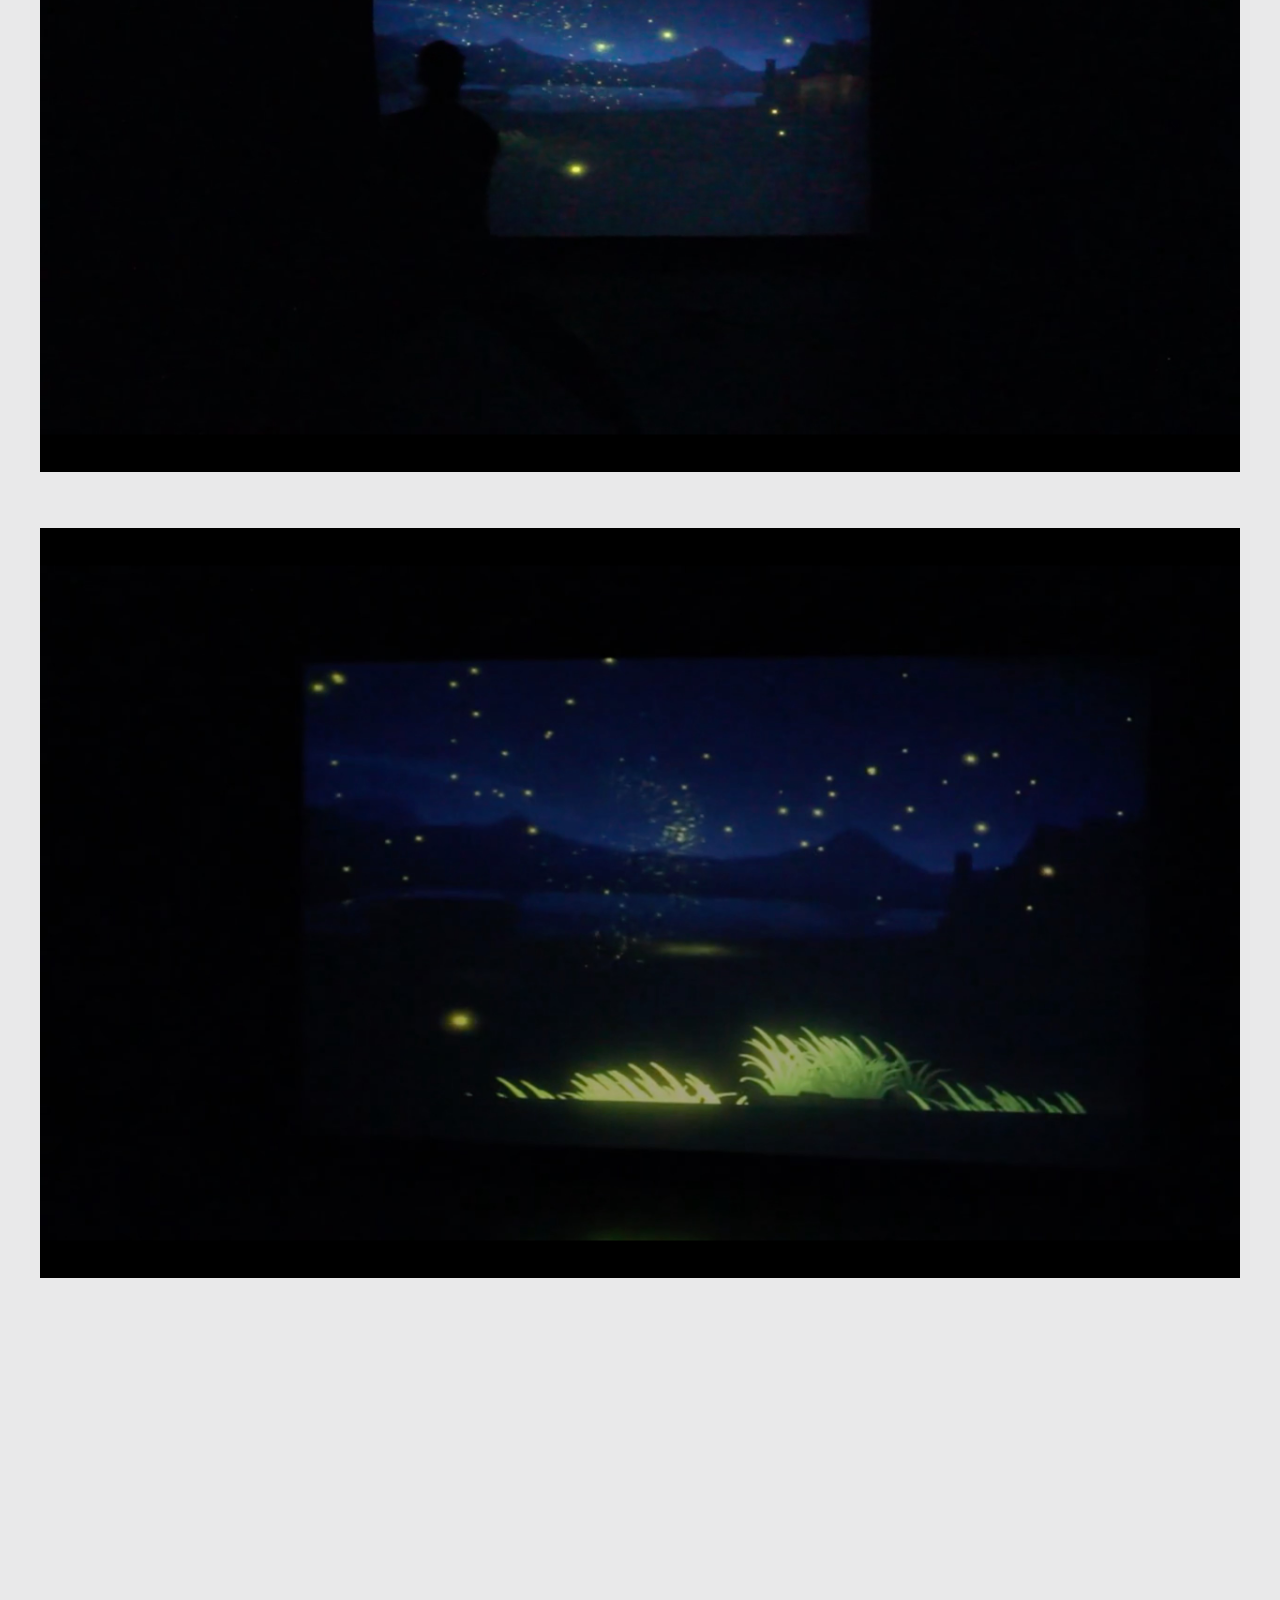
<file: projetos/pirilampo.html>
<!DOCTYPE html>
<html lang="en">
    <head>
        <meta charset="utf-8">
        <!-- Indica a dispositivos móveis que o browser não deve fazer um zoom out na página -->
        <meta name="viewport" content="width=device-width, initial-scale=1.0">
        <link rel="stylesheet" type="text/css" href="../resources/css/grid.css">
        <link rel="stylesheet" type="text/css" href="../resources/css/pages.css">
        <link rel="stylesheet" type="text/css" href="../resources/css/queries.css">
        <link rel="stylesheet" type="text/css" href="../resources/css/ionicons.min.css">
        <link href="https://fonts.googleapis.com/css?family=Lato:100,300,300i,400" rel="stylesheet">
        <link href="https://fonts.googleapis.com/css?family=Alegreya+Sans:100,200,300,400,500" rel="stylesheet">
        
        <script src="https://ajax.googleapis.com/ajax/libs/jquery/3.2.1/jquery.min.js"></script>
        
        <title>pirilampo</title>
    </head>
    <header>
        <nav>
            <div class="row">
                <div class="home-link">
                    <h3><a href="../index.html">home</a></h3>
                </div>
                <ul class="main-nav">
                    <li>
                        <a href="../index.html#projetos">projetos</a>
                    </li>
                    <li>
                        <a href="../sobre.html">sobre</a>
                    </li>
                </ul>
            </div>
        </nav>
    </header>
    <section class="projeto-info" id="projeto-info">
            <div class="row projeto-dados">
                <div class="col span-1-of-3 projeto-titulo">
                    <h1>Pirilampo</h1>
                </div>
                <div class="col span-2-of-3 projeto-tags">
                    <ul>
                        <li>2015</li>
                        <li>instalação interativa</li>
                        <li>max 7, unity3D</li>
                    </ul>
                </div>
                <div class="col span-2-of-4 projeto-descricao">
                    <p>pirilampo foi criado em 2015, em uma parceria com Tiago Campos, Danilo
                    Crispim e Emerson Bezerra. partindo do comportamento emergente dos
                    vagalumes como inspiração visual, os movimentos do espectador são
                    capturados por um sensor kinect que envia tais informações para aplicações
                    em Unity e Max, que reagem audiovisualmente em tempo real de acordo com
                    ações do público. gestos específicos encontram uma resposta visual e
                    auditiva correspondente, criando uma complexidade na relação entre público
                    e obra.</p>
                </div>
            </div>
            <div class="projeto-imagem">
                <img src="imgs/pirilampo/pirilampo1.jpg">
            </div>
            <div class="projeto-imagem">
                <img src="imgs/pirilampo/pirilampo2.jpg">
            </div>
            <div class="projeto-imagem">
                <img src="imgs/pirilampo/pirilampo3.jpg">
            </div>
            <div class="projeto-video">
                <iframe src="https://player.vimeo.com/video/131290266" frameborder="0" webkitallowfullscreen mozallowfullscreen allowfullscreen></iframe>
            </div>
            <div class="center-topo">
                <div class="topo-link"><a href="#projeto-info"><i class="ion-android-arrow-up"></i></a></div>
            </div>
        </section>
</html>
</file>
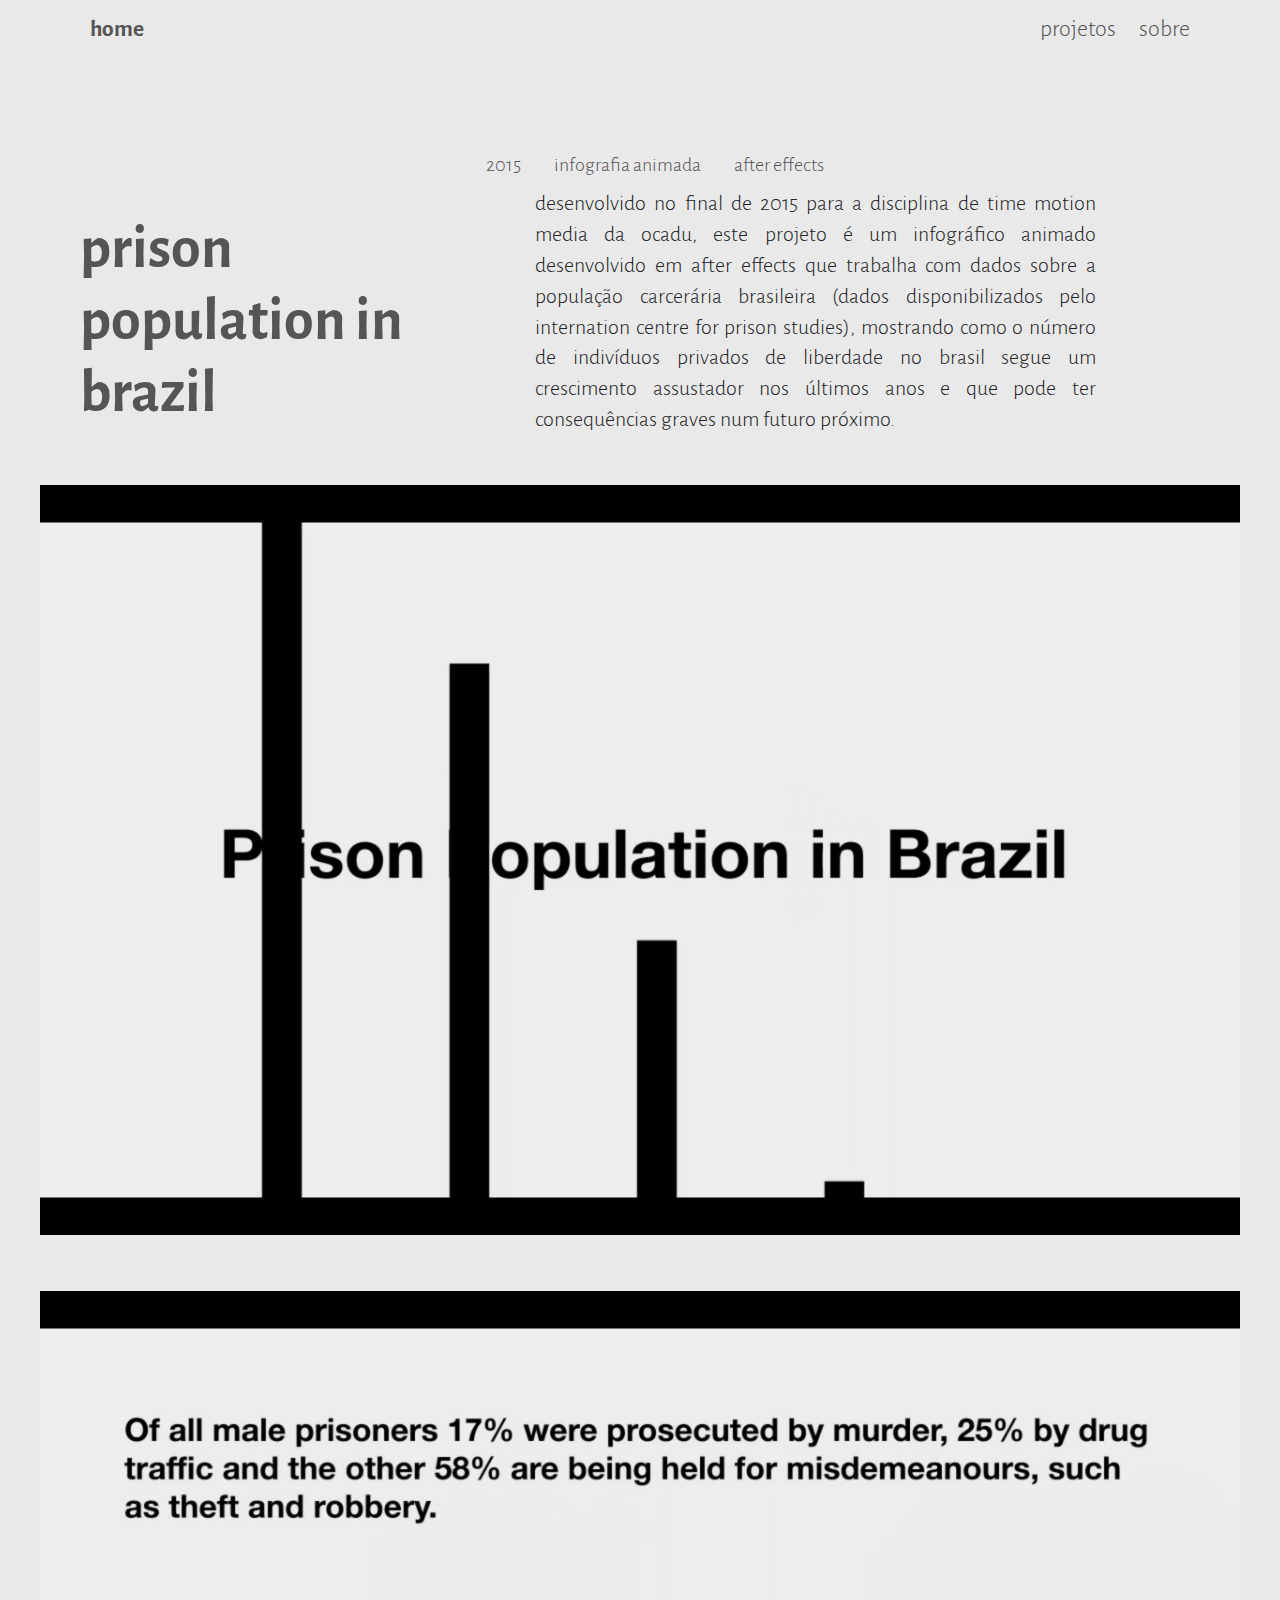
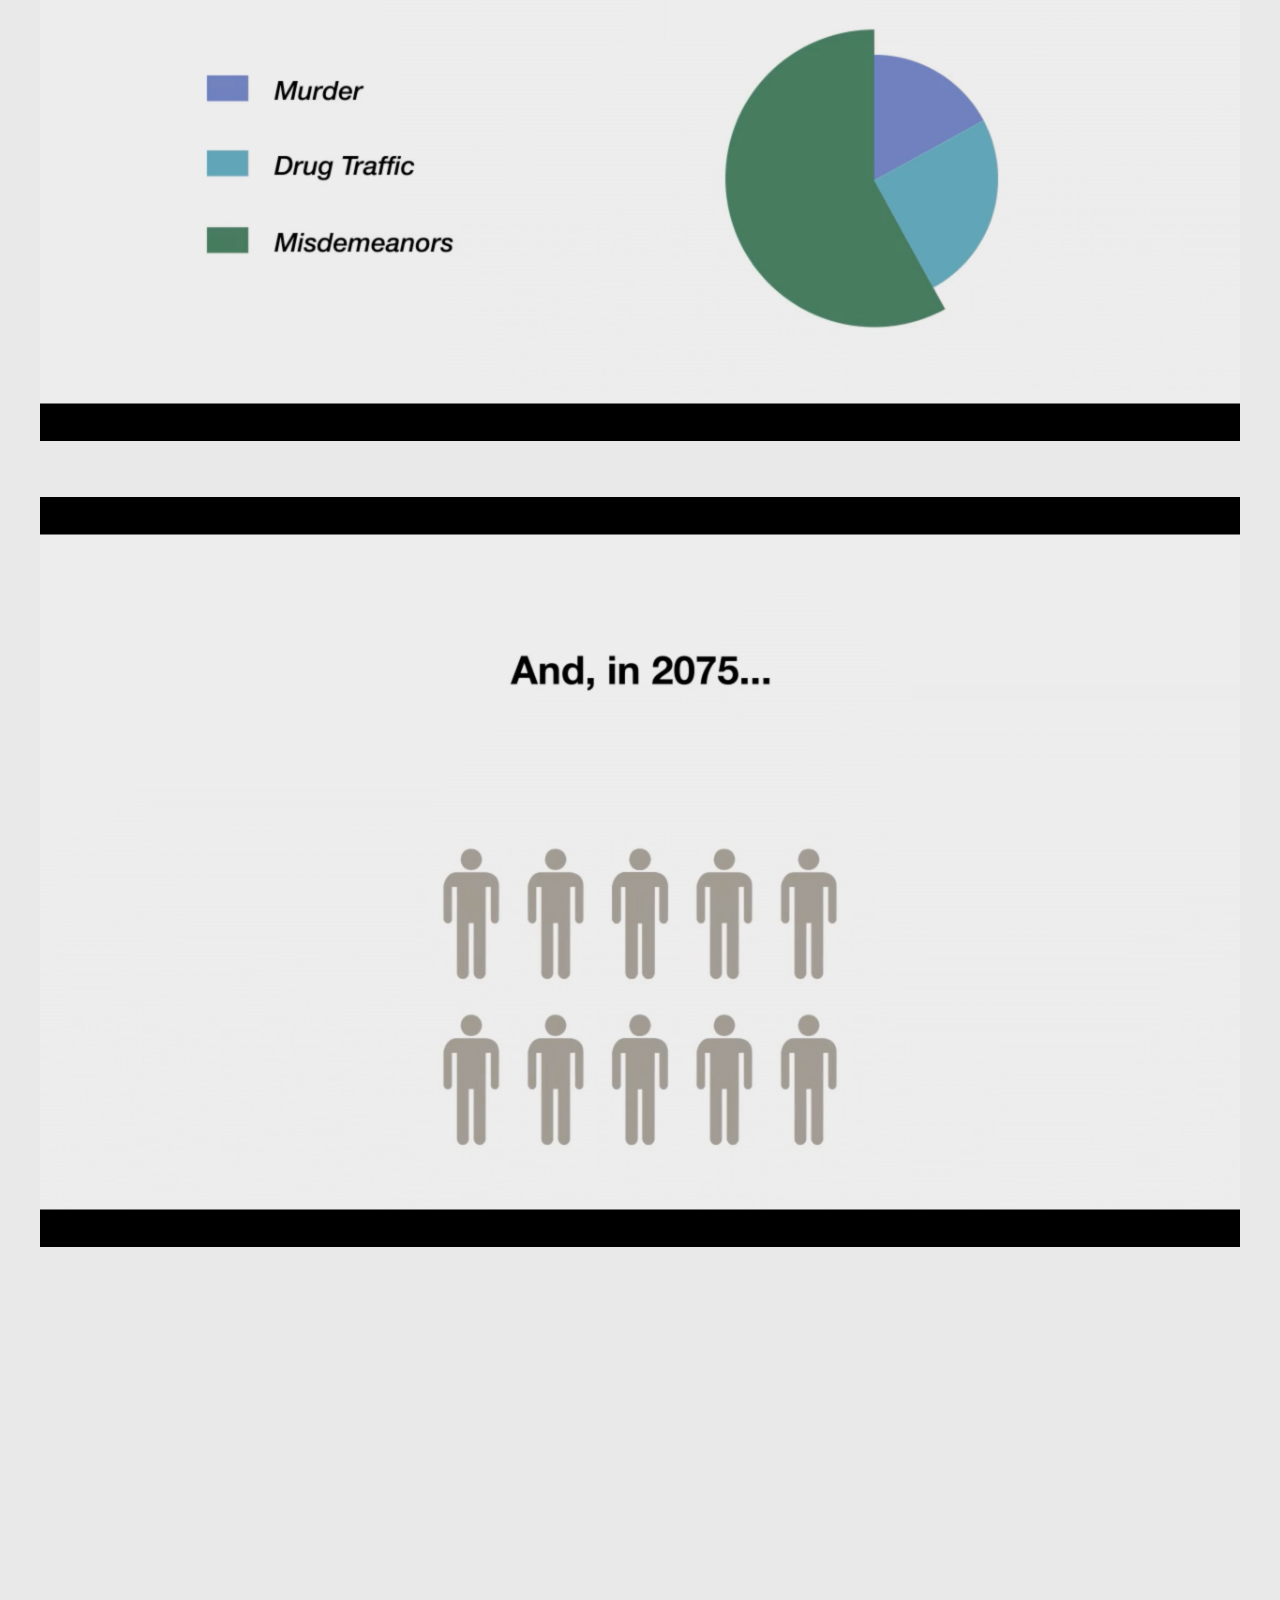
<file: projetos/prison.html>
<!DOCTYPE html>
<html lang="en">
    <head>
        <meta charset="utf-8">
        <!-- Indica a dispositivos móveis que o browser não deve fazer um zoom out na página -->
        <meta name="viewport" content="width=device-width, initial-scale=1.0">
        <link rel="stylesheet" type="text/css" href="../resources/css/grid.css">
        <link rel="stylesheet" type="text/css" href="../resources/css/pages.css">
        <link rel="stylesheet" type="text/css" href="../resources/css/queries.css">
        <link rel="stylesheet" type="text/css" href="../resources/css/ionicons.min.css">
        <link href="https://fonts.googleapis.com/css?family=Lato:100,300,300i,400" rel="stylesheet">
        <link href="https://fonts.googleapis.com/css?family=Alegreya+Sans:100,200,300,400,500" rel="stylesheet">
        
        <script src="https://ajax.googleapis.com/ajax/libs/jquery/3.2.1/jquery.min.js"></script>
        
        <title>prison</title>
    </head>
    <header>
        <nav>
            <div class="row">
                <div class="home-link">
                    <h3><a href="../index.html">home</a></h3>
                </div>
                <ul class="main-nav">
                    <li>
                        <a href="../index.html#projetos">projetos</a>
                    </li>
                    <li>
                        <a href="../sobre.html">sobre</a>
                    </li>
                </ul>
            </div>
        </nav>
    </header>
    <section class="projeto-info" id="projeto-info">
            <div class="row projeto-dados">
                <div class="col span-1-of-3 projeto-titulo">
                    <h1>prison population in brazil</h1>
                </div>
                <div class="col span-2-of-3 projeto-tags">
                    <ul>
                        <li>2015</li>
                        <li>infografia animada</li>
                        <li>after effects</li>
                    </ul>
                </div>
                <div class="col span-2-of-4 projeto-descricao">
                    <p>Desenvolvido no final de 2015 para a disciplina de Time Motion media da OCADU, este projeto é um infográfico animado
                    desenvolvido em After Effects que trabalha com dados sobre a população
                    carcerária brasileira (dados disponibilizados pelo Internation Centre for
                    Prison Studies), mostrando como o número de indivíduos privados de liberdade
                    no Brasil segue um crescimento assustador nos últimos anos e que
                    pode ter consequências graves num futuro próximo.
                    </p>
                </div>
            </div>
            <div class="projeto-imagem">
                <img src="imgs/prison/prison1.jpg">
            </div>
            <div class="projeto-imagem">
                <img src="imgs/prison/prison2.jpg">
            </div>
            <div class="projeto-imagem">
                <img src="imgs/prison/prison3.jpg">
            </div>
            <div class="projeto-video">
                <iframe src="https://player.vimeo.com/video/148835637" frameborder="0" webkitallowfullscreen mozallowfullscreen allowfullscreen></iframe>
            </div>
            <div class="center-topo">
                <div class="topo-link"><a href="#projeto-info"><i class="ion-android-arrow-up"></i></a></div>
            </div>
        </section>
</html>
</file>
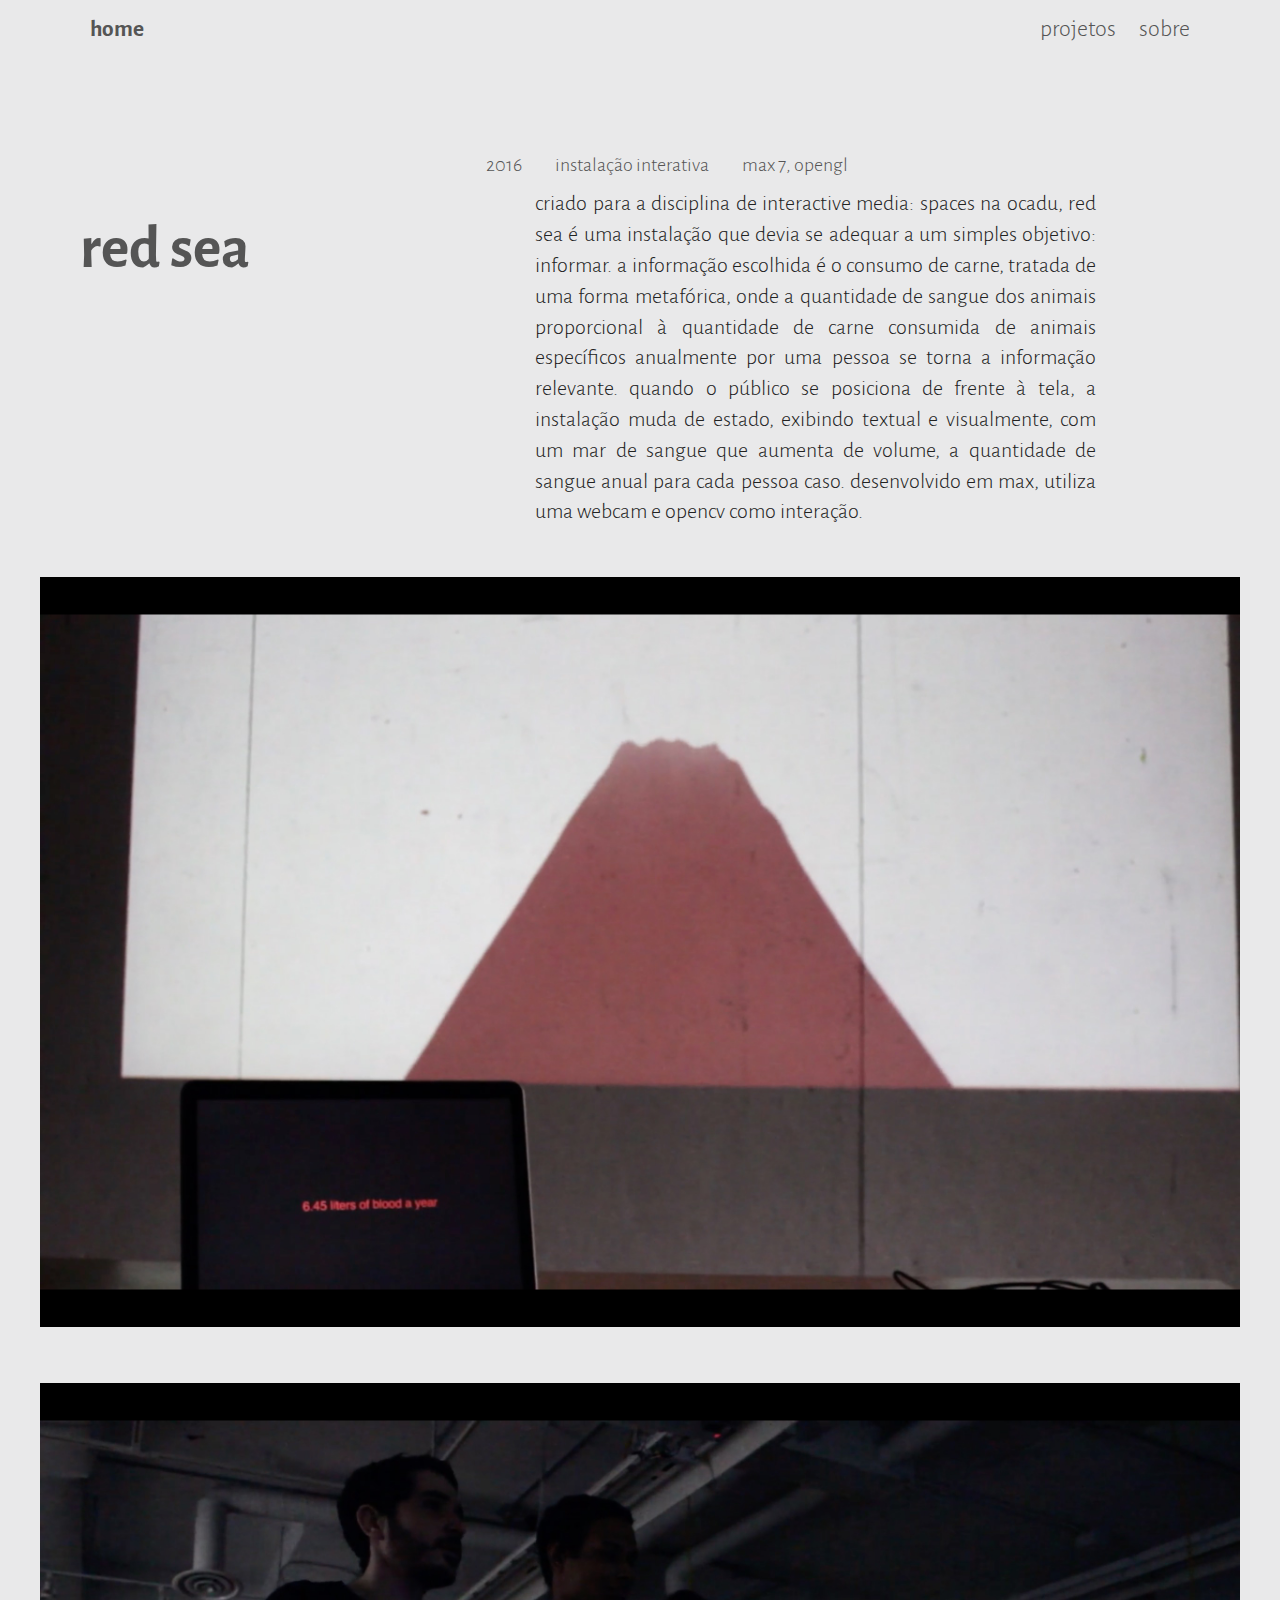
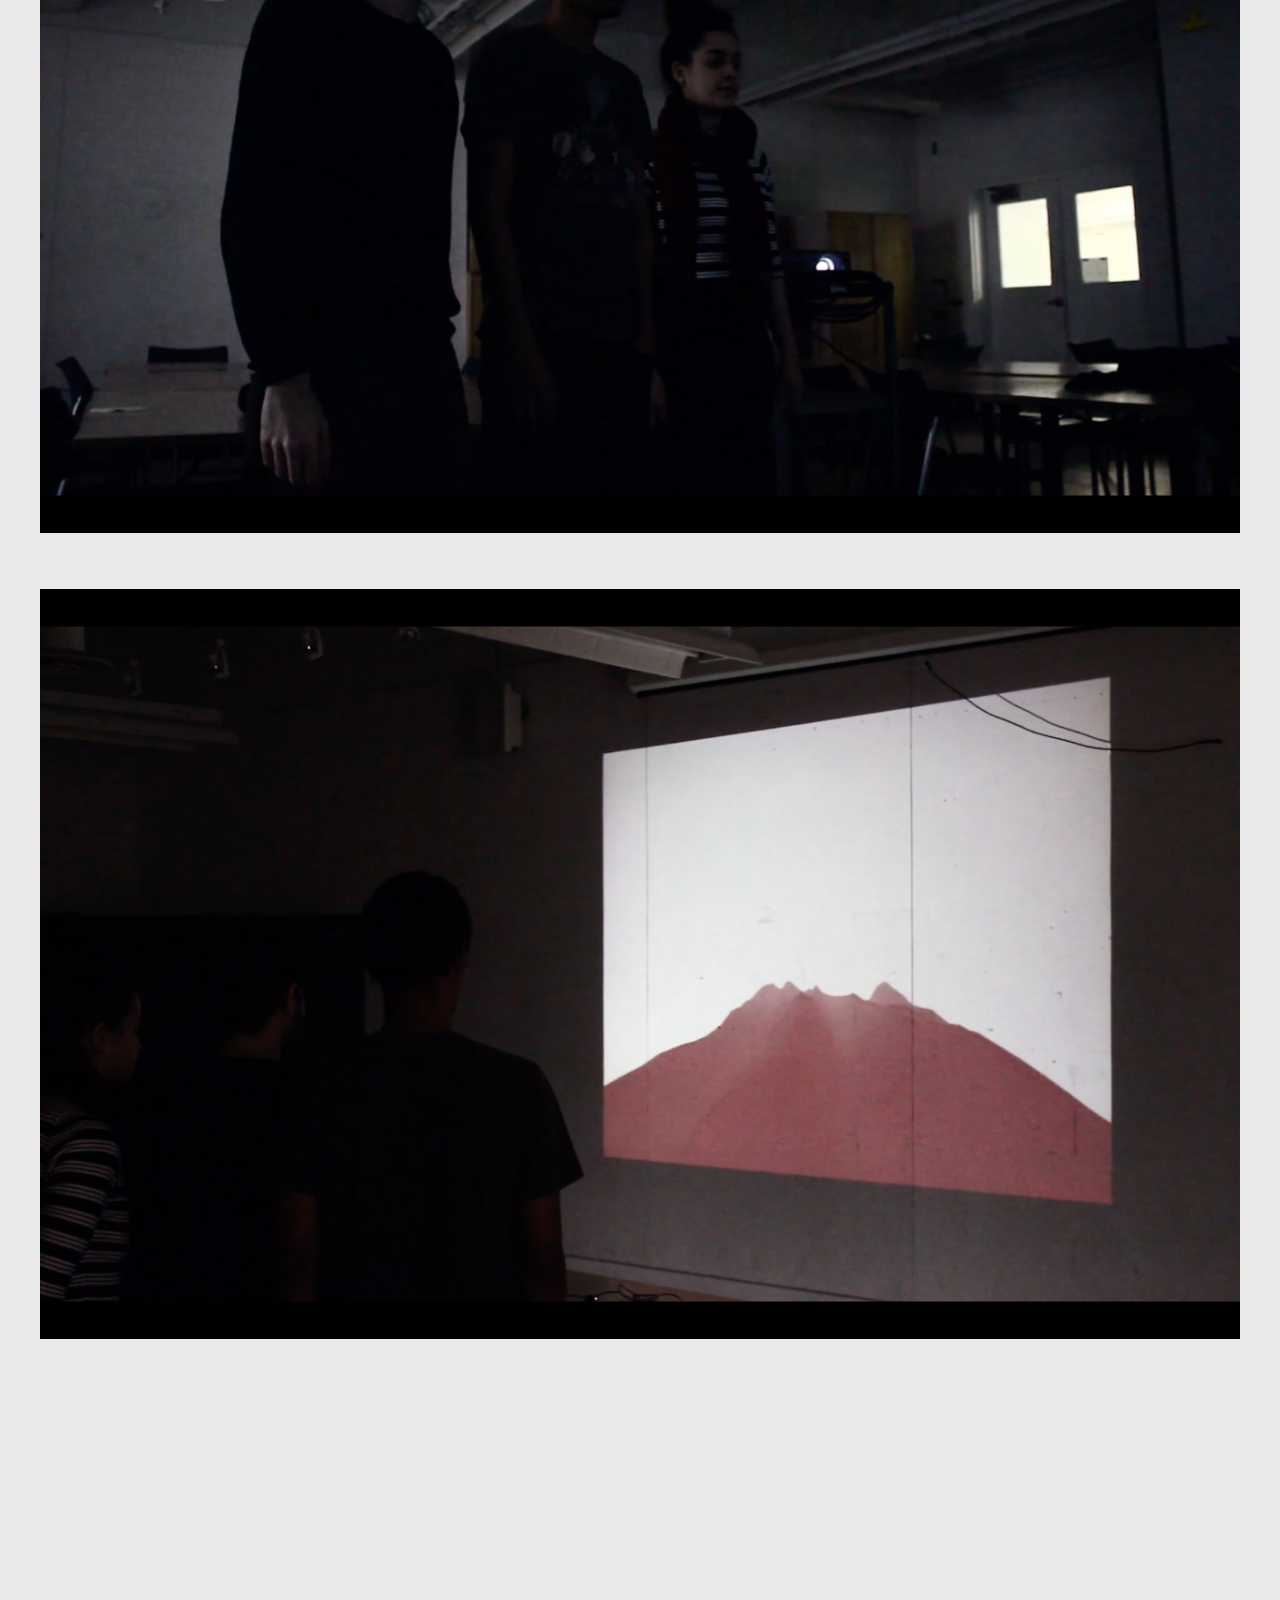
<file: projetos/redsea.html>
<!DOCTYPE html>
<html lang="en">
    <head>
        <meta charset="utf-8">
        <!-- Indica a dispositivos móveis que o browser não deve fazer um zoom out na página -->
        <meta name="viewport" content="width=device-width, initial-scale=1.0">
        <link rel="stylesheet" type="text/css" href="../resources/css/grid.css">
        <link rel="stylesheet" type="text/css" href="../resources/css/pages.css">
        <link rel="stylesheet" type="text/css" href="../resources/css/queries.css">
        <link rel="stylesheet" type="text/css" href="../resources/css/ionicons.min.css">
        <link href="https://fonts.googleapis.com/css?family=Lato:100,300,300i,400" rel="stylesheet">
        <link href="https://fonts.googleapis.com/css?family=Alegreya+Sans:100,200,300,400,500" rel="stylesheet">
        
        <script src="https://ajax.googleapis.com/ajax/libs/jquery/3.2.1/jquery.min.js"></script>
        
        <title>red sea</title>
    </head>
    <header>
        <nav>
            <div class="row">
                <div class="home-link">
                    <h3><a href="../index.html">home</a></h3>
                </div>
                <ul class="main-nav">
                    <li>
                        <a href="../index.html#projetos">projetos</a>
                    </li>
                    <li>
                        <a href="../sobre.html">sobre</a>
                    </li>
                </ul>
            </div>
        </nav>
    </header>
    <section class="projeto-info" id="projeto-info">
            <div class="row projeto-dados">
                <div class="col span-1-of-3 projeto-titulo">
                    <h1>red sea</h1>
                </div>
                <div class="col span-2-of-3 projeto-tags">
                    <ul>
                        <li>2016</li>
                        <li>instalação interativa</li>
                        <li>max 7, opengl</li>
                    </ul>
                </div>
                <div class="col span-2-of-4 projeto-descricao">
                    <p>Criado para a disciplina de Interactive Media: Spaces na OCADU, Red Sea é
                    uma instalação que devia se adequar a um simples objetivo: informar. A
                    informação escolhida é o consumo de carne, tratada de uma forma
                    metafórica, onde a quantidade de sangue dos animais proporcional à
                    quantidade de carne consumida de animais específicos anualmente por uma
                    pessoa se torna a informação relevante.
                    Quando o público se posiciona de frente à tela, a instalação muda de estado,
                    exibindo textual e visualmente, com um mar de sangue que aumenta de
                    volume, a quantidade de sangue anual para cada pessoa caso. Desenvolvido
                    em Max, utiliza uma webcam e OpenCV como interação.</p>
                </div>
            </div>
            <div class="projeto-imagem">
                <img src="imgs/redsea/redsea1.jpg">
            </div>
            <div class="projeto-imagem">
                <img src="imgs/redsea/redsea2.jpg">
            </div>
            <div class="projeto-imagem">
                <img src="imgs/redsea/redsea3.jpg">
            </div>
            <div class="projeto-video">
                <iframe src="https://player.vimeo.com/video/158992632" frameborder="0" webkitallowfullscreen mozallowfullscreen allowfullscreen></iframe>
            </div>
            <div class="center-topo">
                <div class="topo-link"><a href="#projeto-info"><i class="ion-android-arrow-up"></i></a></div>
            </div>
        </section>
</html>
</file>
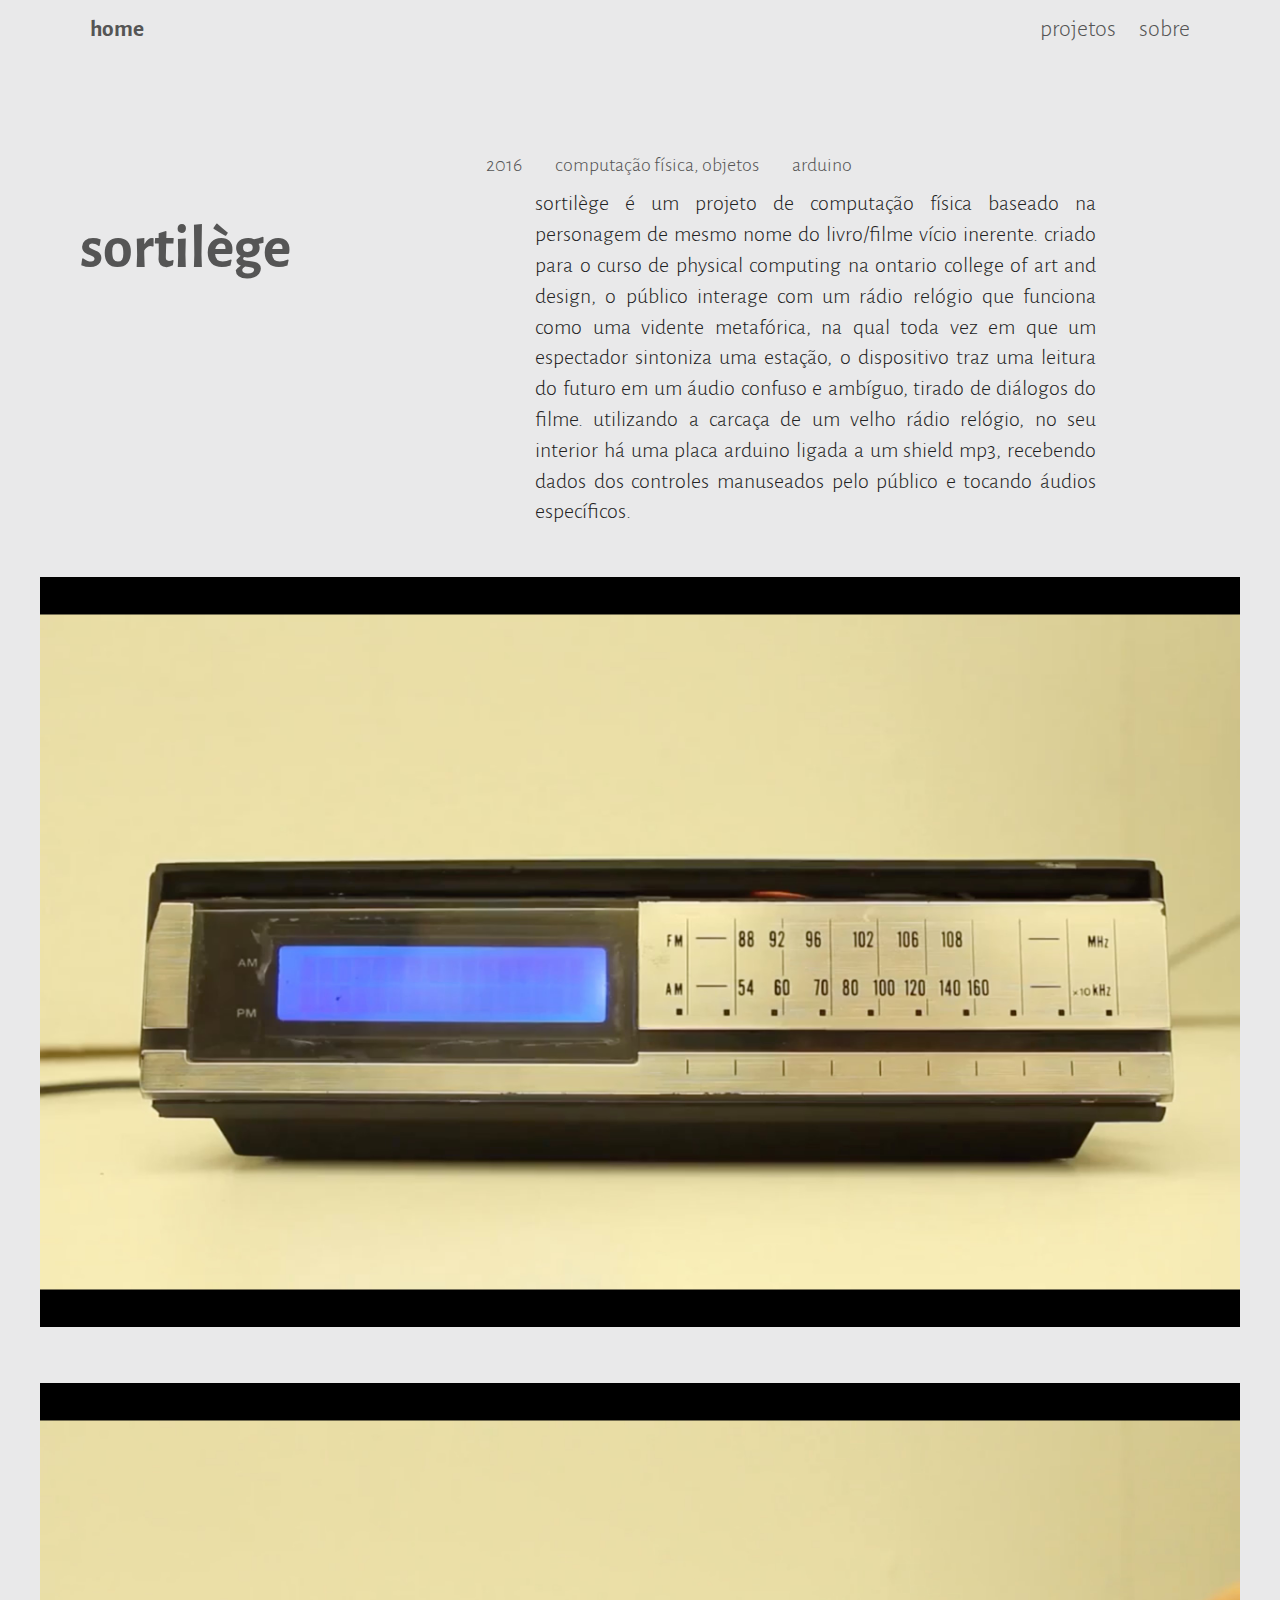
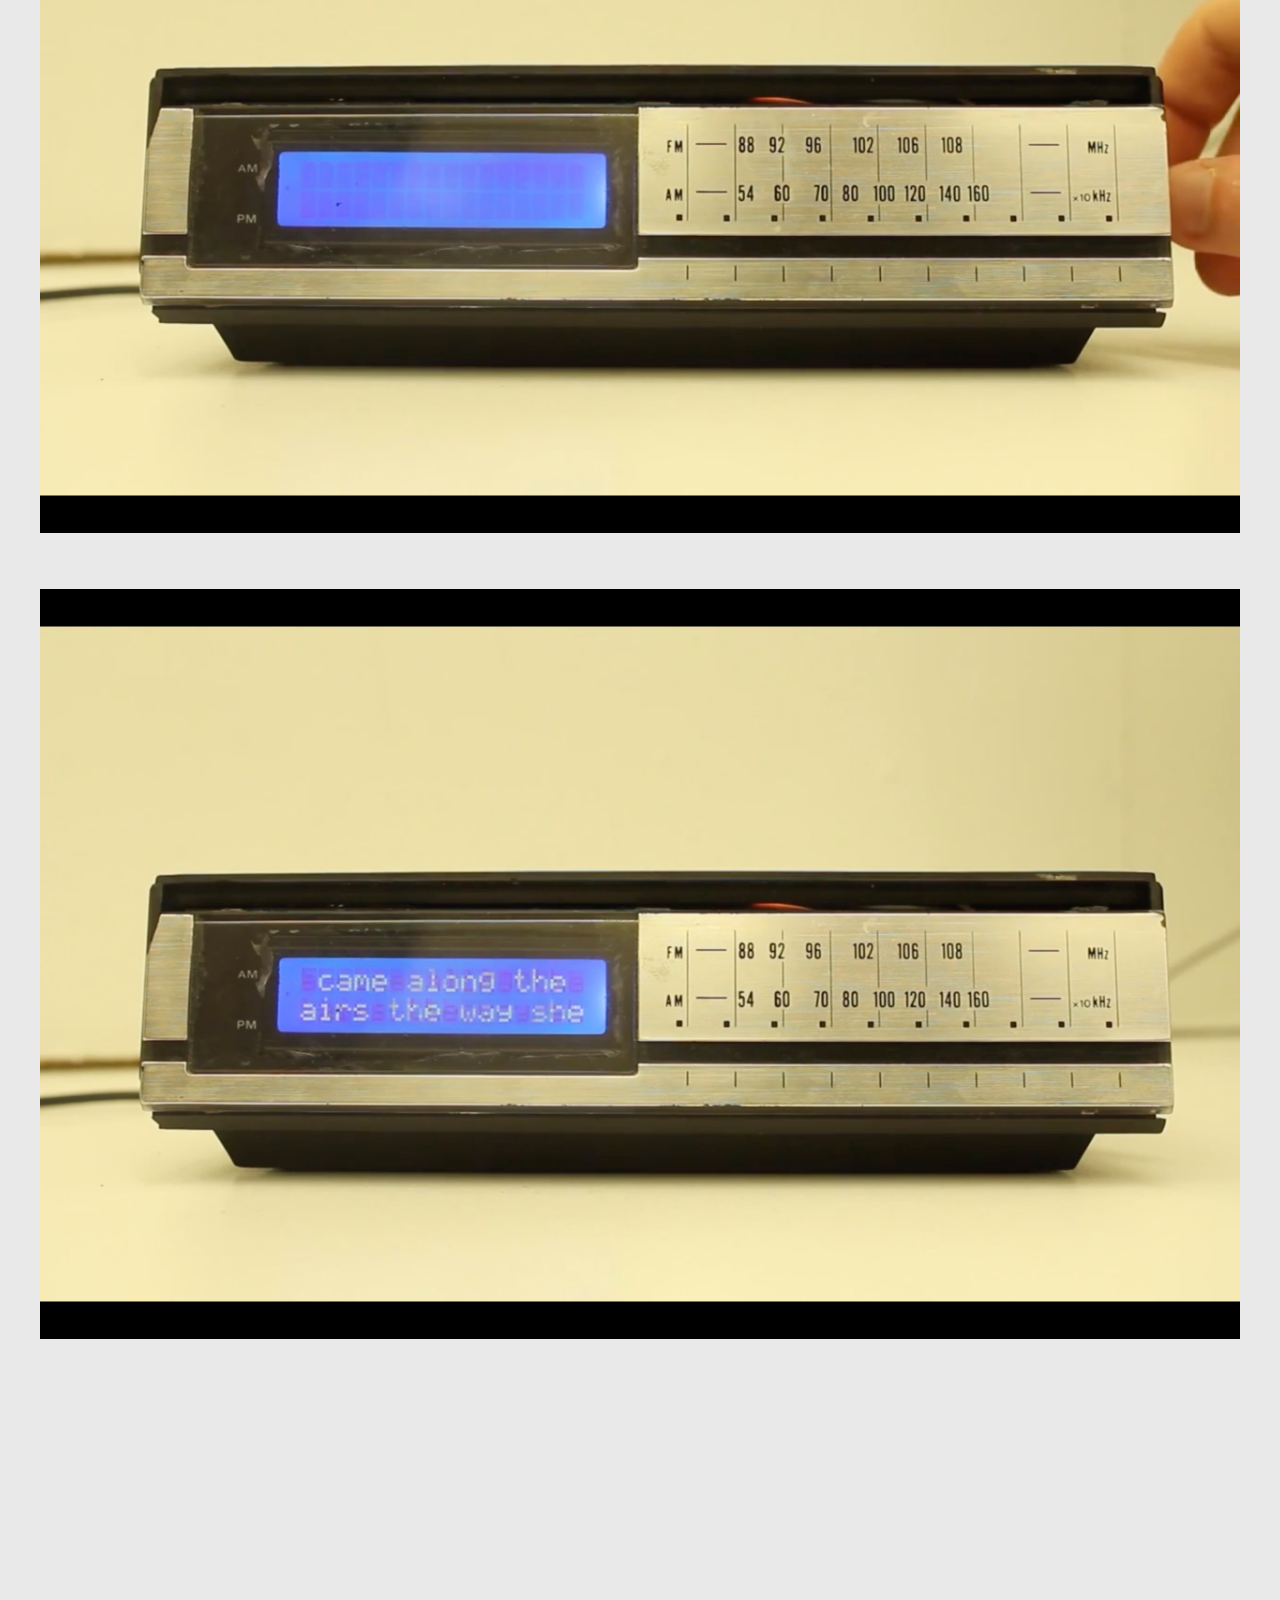
<file: projetos/sortilege.html>
<!DOCTYPE html>
<html lang="en">
    <head>
        <meta charset="utf-8">
        <!-- Indica a dispositivos móveis que o browser não deve fazer um zoom out na página -->
        <meta name="viewport" content="width=device-width, initial-scale=1.0">
        <link rel="stylesheet" type="text/css" href="../resources/css/grid.css">
        <link rel="stylesheet" type="text/css" href="../resources/css/pages.css">
        <link rel="stylesheet" type="text/css" href="../resources/css/queries.css">
        <link rel="stylesheet" type="text/css" href="../resources/css/ionicons.min.css">
        <link href="https://fonts.googleapis.com/css?family=Lato:100,300,300i,400" rel="stylesheet">
        <link href="https://fonts.googleapis.com/css?family=Alegreya+Sans:100,200,300,400,500" rel="stylesheet">
        
        <script src="https://ajax.googleapis.com/ajax/libs/jquery/3.2.1/jquery.min.js"></script>
        
        <title>sortilège</title>
    </head>
    <header>
        <nav>
            <div class="row">
                <div class="home-link">
                    <h3><a href="../index.html">home</a></h3>
                </div>
                <ul class="main-nav">
                    <li>
                        <a href="../index.html#projetos">projetos</a>
                    </li>
                    <li>
                        <a href="../sobre.html">sobre</a>
                    </li>
                </ul>
            </div>
        </nav>
    </header>
    <section class="projeto-info" id="projeto-info">
            <div class="row projeto-dados">
                <div class="col span-1-of-3 projeto-titulo">
                    <h1>sortilège</h1>
                </div>
                <div class="col span-2-of-3 projeto-tags">
                    <ul>
                        <li>2016</li>
                        <li>computação física, objetos</li>
                        <li>arduino</li>
                    </ul>
                </div>
                <div class="col span-2-of-4 projeto-descricao">
                    <p>Sortilège é um projeto de computação física baseado na personagem de
                    mesmo nome do livro/filme Vício Inerente. Criado para o curso de Physical
                    Computing na Ontario College of Art and Design, o público interage com um
                    rádio relógio que funciona como uma vidente metafórica, na qual toda vez
                    em que um espectador sintoniza uma estação, o dispositivo traz uma leitura
                    do futuro em um áudio confuso e ambíguo, tirado de diálogos do filme.
                    Utilizando a carcaça de um velho rádio relógio, no seu interior há uma placa
                    Arduino ligada a um shield MP3, recebendo dados dos controles manuseados
                    pelo público e tocando áudios específicos.</p>
                </div>
            </div>
            <div class="projeto-imagem">
                <img src="imgs/sortilege/sortilege1.jpg">
            </div>
            <div class="projeto-imagem">
                <img src="imgs/sortilege/sortilege2.jpg">
            </div>
            <div class="projeto-imagem">
                <img src="imgs/sortilege/sortilege3.jpg">
            </div>
            <div class="projeto-video">
                <iframe src="https://player.vimeo.com/video/157538280" frameborder="0" webkitallowfullscreen mozallowfullscreen allowfullscreen></iframe>
            </div>
            <div class="center-topo">
                <div class="topo-link"><a href="#projeto-info"><i class="ion-android-arrow-up"></i></a></div>
            </div>
        </section>
</html>
</file>
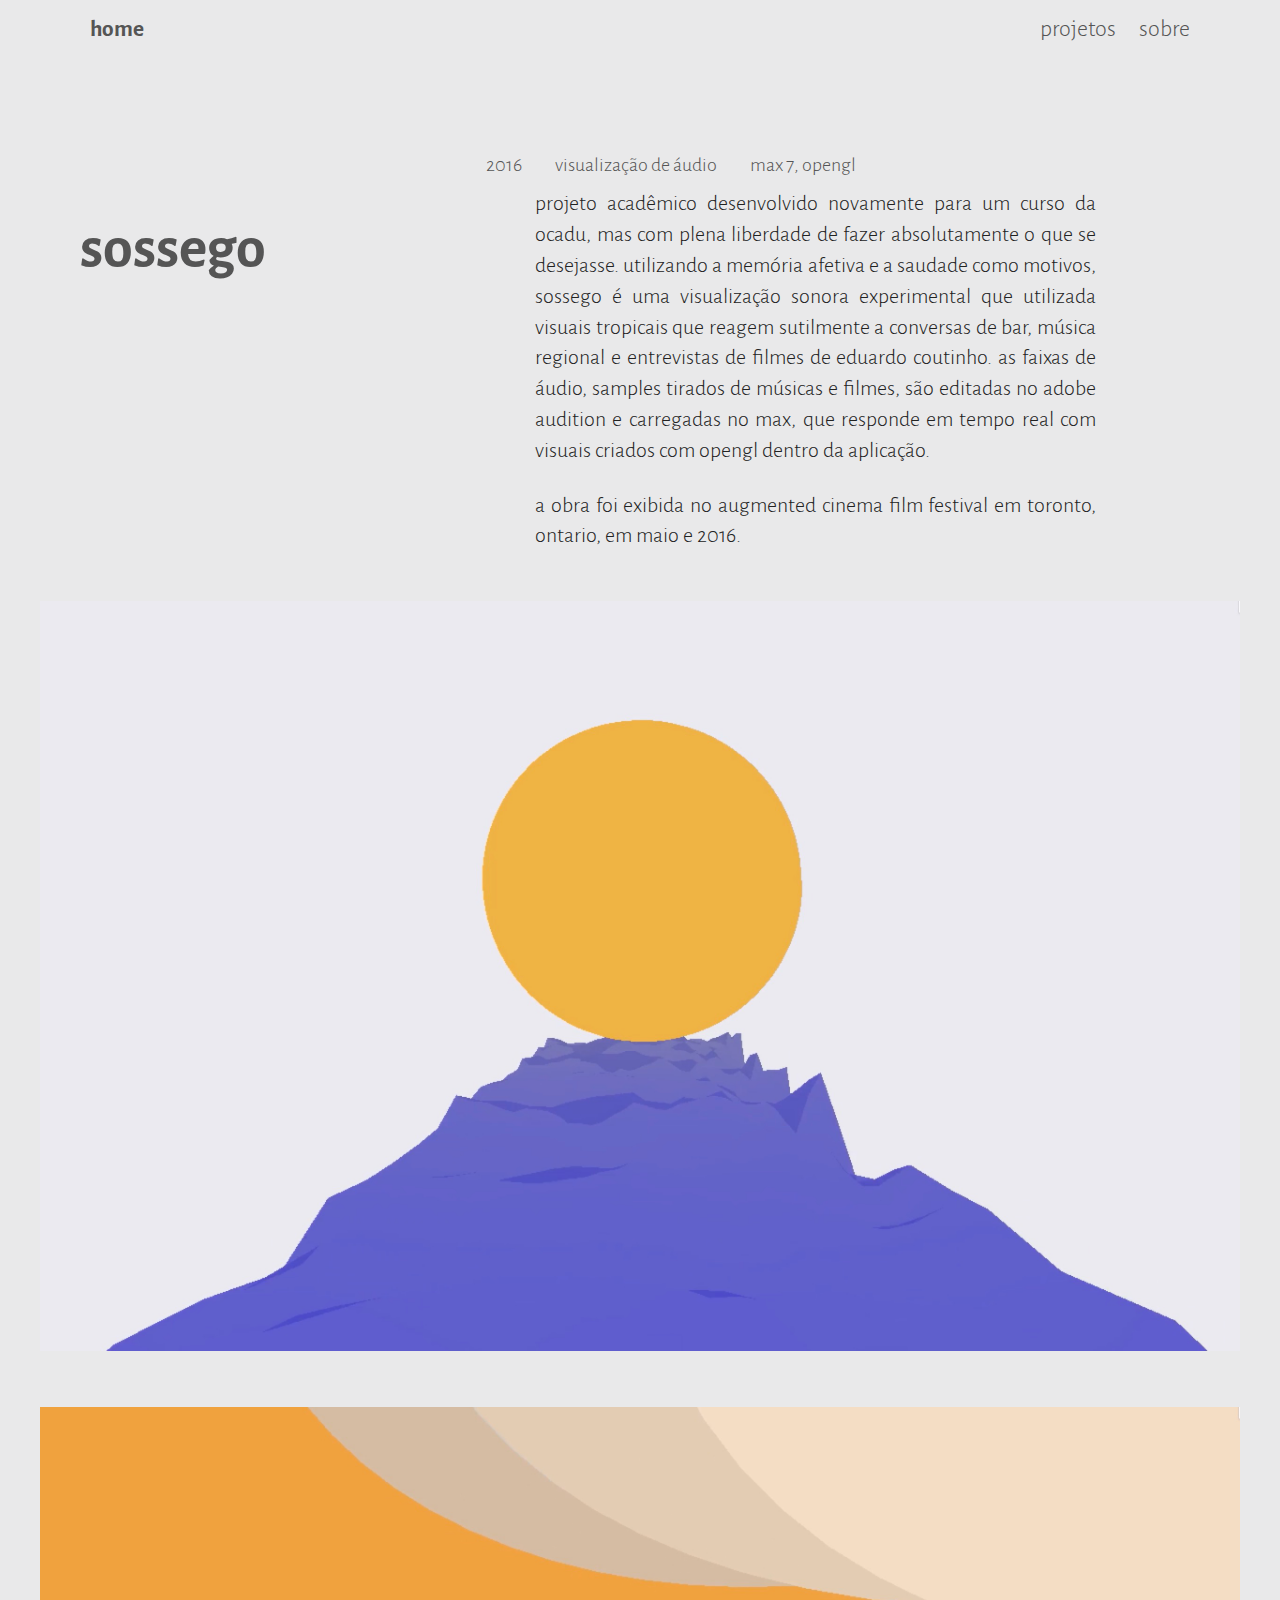
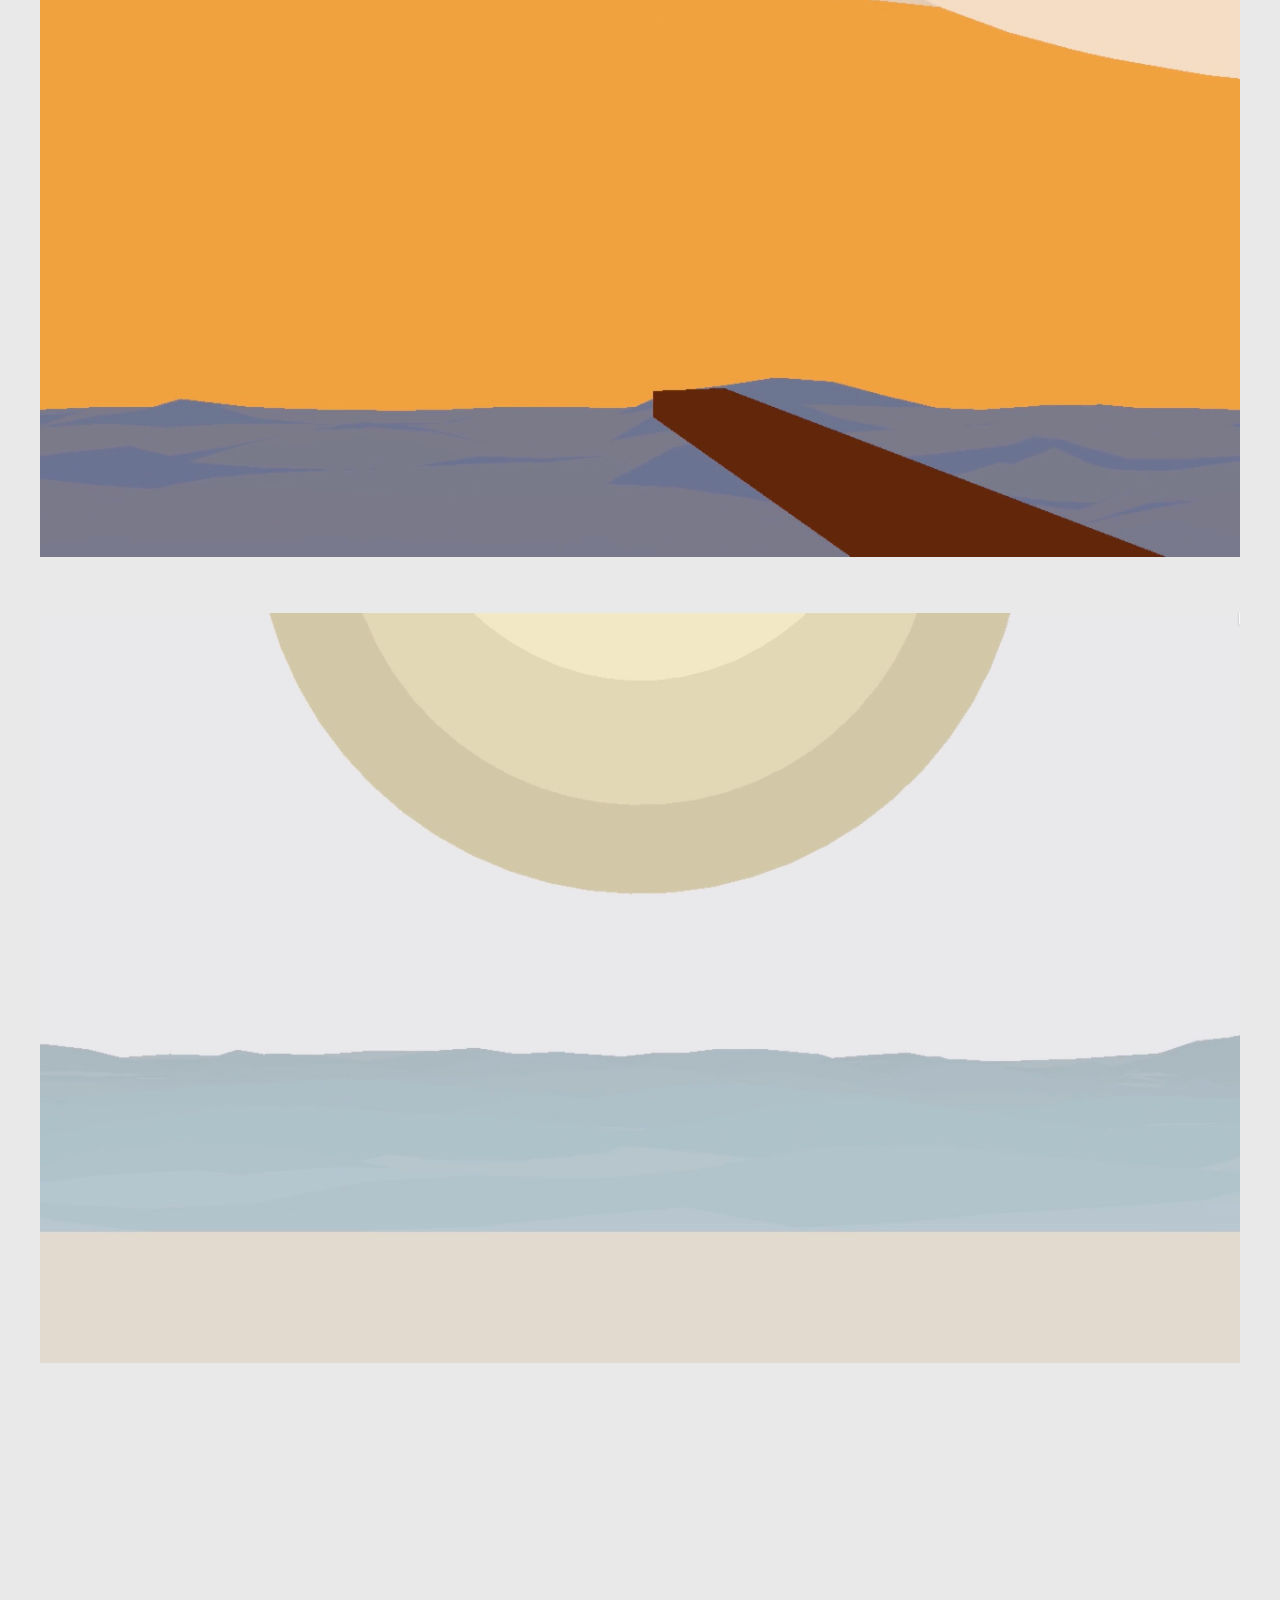
<file: projetos/sossego.html>
<!DOCTYPE html>
<html lang="en">
    <head>
        <meta charset="utf-8">
        <!-- Indica a dispositivos móveis que o browser não deve fazer um zoom out na página -->
        <meta name="viewport" content="width=device-width, initial-scale=1.0">
        <link rel="stylesheet" type="text/css" href="../resources/css/grid.css">
        <link rel="stylesheet" type="text/css" href="../resources/css/pages.css">
        <link rel="stylesheet" type="text/css" href="../resources/css/queries.css">
        <link rel="stylesheet" type="text/css" href="../resources/css/ionicons.min.css">
        <link href="https://fonts.googleapis.com/css?family=Lato:100,300,300i,400" rel="stylesheet">
        <link href="https://fonts.googleapis.com/css?family=Alegreya+Sans:100,200,300,400,500" rel="stylesheet">
        
        <script src="https://ajax.googleapis.com/ajax/libs/jquery/3.2.1/jquery.min.js"></script>
        
        <title>sossego</title>
    </head>
    <header>
        <nav>
            <div class="row">
                <div class="home-link">
                    <h3><a href="../index.html">home</a></h3>
                </div>
                <ul class="main-nav">
                    <li>
                        <a href="../index.html#projetos">projetos</a>
                    </li>
                    <li>
                        <a href="../sobre.html">sobre</a>
                    </li>
                </ul>
            </div>
        </nav>
    </header>
    <section class="projeto-info" id="projeto-info">
            <div class="row projeto-dados">
                <div class="col span-1-of-3 projeto-titulo">
                    <h1>sossego</h1>
                </div>
                <div class="col span-2-of-3 projeto-tags">
                    <ul>
                        <li>2016</li>
                        <li>visualização de áudio</li>
                        <li>max 7, opengl</li>
                    </ul>
                </div>
                <div class="col span-2-of-4 projeto-descricao">
                    <p>Projeto acadêmico desenvolvido novamente para um curso da OCADU, mas
                    com plena liberdade de fazer absolutamente o que se desejasse. Utilizando a
                    memória afetiva e a saudade como motivos, Sossego é uma visualização
                    sonora experimental que utilizada visuais tropicais que reagem sutilmente a
                    conversas de bar, música regional e entrevistas de filmes de Eduardo
                    Coutinho.
                    As faixas de áudio, samples tirados de músicas e filmes, são editadas no
                    Adobe Audition e carregadas no Max, que responde em tempo real com
                        visuais criados com OpenGl dentro da aplicação. </p> <br>
                   <p> A obra foi exibida no Augmented Cinema Film Festival em Toronto, Ontario,
                    em Maio e 2016.</p>
                </div>
            </div>
            <div class="projeto-imagem">
                <img src="imgs/sossego/sossego1.jpg">
            </div>
            <div class="projeto-imagem">
                <img src="imgs/sossego/sossego2.jpg">
            </div>
            <div class="projeto-imagem">
                <img src="imgs/sossego/sossego3.jpg">
            </div>
            <div class="projeto-video">
                <iframe src="https://player.vimeo.com/video/231099711" frameborder="0" webkitallowfullscreen mozallowfullscreen allowfullscreen></iframe>
            </div>
            <div class="center-topo">
                <div class="topo-link"><a href="#projeto-info"><i class="ion-android-arrow-up"></i></a></div>
            </div>
        </section>
</html>
</file>
<file: resources/css/grid.css>
/*  SECTIONS  ============================================================================= */

.section {
	clear: both;
	padding: 0px;
	margin: 0px;
}

/*  GROUPING  ============================================================================= */

.row {
    zoom: 1; /* For IE 6/7 (trigger hasLayout) */
}

.row:before,
.row:after {
    content:"";
    display:table;
}
.row:after {
    clear:both;
}

/*  GRID COLUMN SETUP   ==================================================================== */

.col {
	display: block;
	float:left;
	margin: 1% 0 1% 1.6%;
}

.col:first-child { margin-left: 0; } /* all browsers except IE6 and lower */


/*  REMOVE MARGINS AS ALL GO FULL WIDTH AT 480 PIXELS */

@media only screen and (max-width: 480px) {
	.col { 
		/*margin: 1% 0 1% 0%;*/
        margin: 0;
	}
}


/*  GRID OF TWO   ============================================================================= */


.span-2-of-2 {
	width: 100%;
}

.span-1-of-2 {
	width: 49.2%;
}

/*  GO FULL WIDTH AT LESS THAN 480 PIXELS */

@media only screen and (max-width: 480px) {
	.span-2-of-2 {
		width: 100%; 
	}
	.span-1-of-2 {
		width: 100%; 
	}
}


/*  GRID OF THREE   ============================================================================= */

	
.span-3-of-3 {
	width: 100%; 
}

.span-2-of-3 {
	width: 66.13%; 
}

.span-1-of-3 {
	width: 32.26%; 
}


/*  GO FULL WIDTH AT LESS THAN 480 PIXELS */

@media only screen and (max-width: 480px) {
	.span-3-of-3 {
		width: 100%; 
	}
	.span-2-of-3 {
		width: 100%; 
	}
	.span-1-of-3 {
		width: 100%;
	}
}

/*  GRID OF FOUR   ============================================================================= */

	
.span-4-of-4 {
	width: 100%; 
}

.span-3-of-4 {
	width: 74.6%; 
}

.span-2-of-4 {
	width: 49.2%; 
}

.span-1-of-4 {
	width: 23.8%; 
}


/*  GO FULL WIDTH AT LESS THAN 480 PIXELS */

@media only screen and (max-width: 480px) {
	.span-4-of-4 {
		width: 100%; 
	}
	.span-3-of-4 {
		width: 100%; 
	}
	.span-2-of-4 {
		width: 100%; 
	}
	.span-1-of-4 {
		width: 100%; 
	}
}


/*  GRID OF FIVE   ============================================================================= */

	
.span-5-of-5 {
	width: 100%;
}

.span-4-of-5 {
  	width: 79.68%; 
}

.span-3-of-5 {
  	width: 59.36%; 
}

.span-2-of-5 {
  	width: 39.04%;
}

.span-1-of-5 {
  	width: 18.72%;
}


/*  GO FULL WIDTH AT LESS THAN 480 PIXELS */

@media only screen and (max-width: 480px) {
	.span-5-of-5 {
		width: 100%; 
	}
	.span-4-of-5 {
		width: 100%; 
	}
	.span-3-of-5 {
		width: 100%; 
	}
	.span-2-of-5 {
		width: 100%; 
	}
	.span-1-of-5 {
		width: 100%; 
	}
}


/*  GRID OF SIX   ============================================================================= */


.span-6-of-6 {
	width: 100%;
}

.span-5-of-6 {
  	width: 83.06%;
}

.span-4-of-6 {
  	width: 66.13%;
}

.span-3-of-6 {
  	width: 49.2%;
}

.span-2-of-6 {
  	width: 32.26%;
}

.span-1-of-6 {
  	width: 15.33%;
}


/*  GO FULL WIDTH AT LESS THAN 480 PIXELS */

@media only screen and (max-width: 480px) {
	.span-6-of-6 {
		width: 100%; 
	}
	.span-5-of-6 {
		width: 100%; 
	}
	.span-4-of-6 {
		width: 100%; 
	}
	.span-3-of-6 {
		width: 100%; 
	}
	.span-2-of-6 {
		width: 100%; 
	}
	.span-1-of-6 {
		width: 100%; 
	}
}



/*  GRID OF SEVEN   ============================================================================= */


.span-7-of-7 {
	width: 100%;
}

.span-6-of-7 {
	width: 85.48%;
}

.span-5-of-7 {
  	width: 70.97%;
}

.span-4-of-7 {
  	width: 56.45%;
}

.span-3-of-7 {
  	width: 41.94%;
}

.span-2-of-7 {
  	width: 27.42%;
}

.span-1-of-7 {
  	width: 12.91%;
}


/*  GO FULL WIDTH AT LESS THAN 480 PIXELS */

@media only screen and (max-width: 480px) {
	.span-7-of-7 {
		width: 100%; 
	}
	.span-6-of-7 {
		width: 100%; 
	}
	.span-5-of-7 {
		width: 100%; 
	}
	.span-4-of-7 {
		width: 100%; 
	}
	.span-3-of-7 {
		width: 100%; 
	}
	.span-2-of-7 {
		width: 100%; 
	}
	.span-1-of-7 {
		width: 100%; 
	}
}


/*  GRID OF EIGHT   ============================================================================= */

	
.span-8-of-8 {
	width: 100%;
}

.span-7-of-8 {
	width: 87.3%; 
}

.span-6-of-8 {
	width: 74.6%; 
}

.span-5-of-8 {
	width: 61.9%; 
}

.span-4-of-8 {
	width: 49.2%; 
}

.span-3-of-8 {
	width: 36.5%;
}

.span-2-of-8 {
	width: 23.8%; 
}

.span-1-of-8 {
	width: 11.1%; 
}


/*  GO FULL WIDTH AT LESS THAN 480 PIXELS */

@media only screen and (max-width: 480px) {
	.span-8-of-8 {
		width: 100%; 
	}
	.span-7-of-8 {
		width: 100%; 
	}
	.span-6-of-8 {
		width: 100%; 
	}
	.span-5-of-8 {
		width: 100%; 
	}
	.span-4-of-8 {
		width: 100%; 
	}
	.span-3-of-8 {
		width: 100%; 
	}
	.span-2-of-8 {
		width: 100%; 
	}
	.span-1-of-8 {
		width: 100%; 
	}
}


/*  GRID OF NINE   ============================================================================= */


.span-9-of-9 {
	width: 100%;
}

.span-8-of-9 {
	width: 88.71%;
}

.span-7-of-9 {
	width: 77.42%; 
}

.span-6-of-9 {
	width: 66.13%; 
}

.span-5-of-9 {
	width: 54.84%; 
}

.span-4-of-9 {
	width: 43.55%; 
}

.span-3-of-9 {
	width: 32.26%;
}

.span-2-of-9 {
	width: 20.97%; 
}

.span-1-of-9 {
	width: 9.68%; 
}


/*  GO FULL WIDTH AT LESS THAN 480 PIXELS */

@media only screen and (max-width: 480px) {
	.span-9-of-9 {
		width: 100%; 
	}
	.span-8-of-9 {
		width: 100%; 
	}
	.span-7-of-9 {
		width: 100%; 
	}
	.span-6-of-9 {
		width: 100%; 
	}
	.span-5-of-9 {
		width: 100%; 
	}
	.span-4-of-9 {
		width: 100%; 
	}
	.span-3-of-9 {
		width: 100%; 
	}
	.span-2-of-9 {
		width: 100%; 
	}
	.span-1-of-9 {
		width: 100%; 
	}
}


/*  GRID OF TEN   ============================================================================= */


.span-10-of-10 {
	width: 100%;
}

.span-9-of-10 {
	width: 89.84%;
}

.span-8-of-10 {
	width: 79.68%;
}

.span-7-of-10 {
	width: 69.52%; 
}

.span-6-of-10 {
	width: 59.36%; 
}

.span-5-of-10 {
	width: 49.2%; 
}

.span-4-of-10 {
	width: 39.04%; 
}

.span-3-of-10 {
	width: 28.88%;
}

.span-2-of-10 {
	width: 18.72%; 
}

.span-1-of-10 {
	width: 8.56%; 
}


/*  GO FULL WIDTH AT LESS THAN 480 PIXELS */

@media only screen and (max-width: 480px) {
	.span-10-of-10 {
		width: 100%; 
	}
	.span-9-of-10 {
		width: 100%; 
	}
	.span-8-of-10 {
		width: 100%; 
	}
	.span-7-of-10 {
		width: 100%; 
	}
	.span-6-of-10 {
		width: 100%; 
	}
	.span-5-of-10 {
		width: 100%; 
	}
	.span-4-of-10 {
		width: 100%; 
	}
	.span-3-of-10 {
		width: 100%; 
	}
	.span-2-of-10 {
		width: 100%; 
	}
	.span-1-of-10 {
		width: 100%; 
	}
}


/*  GRID OF ELEVEN   ============================================================================= */

.span-11-of-11 {
	width: 100%;
}

.span-10-of-11 {
	width: 90.76%;
}

.span-9-of-11 {
	width: 81.52%;
}

.span-8-of-11 {
	width: 72.29%;
}

.span-7-of-11 {
	width: 63.05%; 
}

.span-6-of-11 {
	width: 53.81%; 
}

.span-5-of-11 {
	width: 44.58%; 
}

.span-4-of-11 {
	width: 35.34%; 
}

.span-3-of-11 {
	width: 26.1%;
}

.span-2-of-11 {
	width: 16.87%; 
}

.span-1-of-11 {
	width: 7.63%; 
}


/*  GO FULL WIDTH AT LESS THAN 480 PIXELS */

@media only screen and (max-width: 480px) {
	.span-11-of-11 {
		width: 100%; 
	}
	.span-10-of-11 {
		width: 100%; 
	}
	.span-9-of-11 {
		width: 100%; 
	}
	.span-8-of-11 {
		width: 100%; 
	}
	.span-7-of-11 {
		width: 100%; 
	}
	.span-6-of-11 {
		width: 100%; 
	}
	.span-5-of-11 {
		width: 100%; 
	}
	.span-4-of-11 {
		width: 100%; 
	}
	.span-3-of-11 {
		width: 100%; 
	}
	.span-2-of-11 {
		width: 100%; 
	}
	.span-1-of-11 {
		width: 100%; 
	}
}


/*  GRID OF TWELVE   ============================================================================= */

.span-12-of-12 {
	width: 100%;
}

.span-11-of-12 {
	width: 91.53%;
}

.span-10-of-12 {
	width: 83.06%;
}

.span-9-of-12 {
	width: 74.6%;
}

.span-8-of-12 {
	width: 66.13%;
}

.span-7-of-12 {
	width: 57.66%; 
}

.span-6-of-12 {
	width: 49.2%; 
}

.span-5-of-12 {
	width: 40.73%; 
}

.span-4-of-12 {
	width: 32.26%; 
}

.span-3-of-12 {
	width: 23.8%;
}

.span-2-of-12 {
	width: 15.33%; 
}

.span-1-of-12 {
	width: 6.86%; 
}


/*  GO FULL WIDTH AT LESS THAN 480 PIXELS */

@media only screen and (max-width: 480px) {
	.span-12-of-12 {
		width: 100%; 
	}
	.span-11-of-12 {
		width: 100%; 
	}
	.span-10-of-12 {
		width: 100%; 
	}
	.span-9-of-12 {
		width: 100%; 
	}
	.span-8-of-12 {
		width: 100%; 
	}
	.span-7-of-12 {
		width: 100%; 
	}
	.span-6-of-12 {
		width: 100%; 
	}
	.span-5-of-12 {
		width: 100%; 
	}
	.span-4-of-12 {
		width: 100%; 
	}
	.span-3-of-12 {
		width: 100%; 
	}
	.span-2-of-12 {
		width: 100%; 
	}
	.span-1-of-12 {
		width: 100%; 
	}
}
</file>
<file: resources/css/style.css>
/*--------------------------------------------*/
/* BASIC SETUP */
/*--------------------------------------------*/
* {
    margin: 0;
    padding: 0;
    -webkit-box-sizing: border-box;
    box-sizing: border-box;
}

html,
body {
    background-color: #e9e9ea;
    color: #555;
    font-family: "Alegreya Sans", "Helvetica", sans-serif;
    font-size: 20px;
    font-weight: 300;
    text-rendering: optimizeLegibility;
    overflow-x: hidden;
}

/* Elementos gerais */

h1 {
    font-size: 220%;
}

a {
    text-decoration: none;
    color: #555;
}

ul {
    list-style: none;
}

.row {
    max-width: 1140px;
    margin: 0 auto;
}

/* Usa comando clear logo após o uso de floats. */

.clearfix {zoom: 1}

.clearfix:after {
    content: '.';
    clear: both;
    display: block;
    height: 0;
    visibility: hidden;
}

/* Estilo do site top de linha */


.home {
    background-image: url(img/background2.jpg);
    height: 100vh;
    background-size: cover;
    background-position: center;
}

.titulo {
    position: absolute;
    top: 43%;
    left: 10%;
    font-style: italic;
    font-size: 150%;
}

.menu {
    position: absolute;
    top: 40%;
    right: 23%;
    padding-left: 30%;
    text-align: right;
}

.menu li{
    display: block;
    font-size: 170%;
    padding-left: 40px;
    font-size: 300%;
    font-style: italic;
}

.menu a:link,
.menu a:visited {
    border-bottom: 2px solid transparent;
    transition: border-bottom 0.4s;
}

.menu a:hover,
.menu a:active {
    border-bottom: 2px solid #555;
}

.arrow-home {
    position: absolute;
    left: 50%;
    width: 10%;
    height: 7%;
    text-align: center;
    top: 88%;
}

.arrow-home i {
    position: relative;
    font-size: 250%;
    display: block;
    left: -50%;
}

.arrow-home .icon-dots {
    margin-left: -1.5px;
}

.icon-dots {
    margin-bottom: -10px;
}

/* Projetos */

.section-projetos {
    margin: 0;
    height: 100vh;
}

.projetos {
    width: 100%;
}

.projetos ul{
    width: 90%;
    position: relative;
    display: block;
    margin: 0 auto;
    list-style: none;
    overflow: hidden;
}

.projetos-showcase li {
    display: inline-block;
    position: relative;
    float: left;
    left: 6.5%;
    width: 28%;
    height: auto;
    margin: 0 0.5% 6px 0.5%;
    background-color: #000;
}

.item-projeto {
    margin: 0;
}

.item-projeto img {
    width: 100%;
    height: auto;
    opacity: 1.0;
    transition: opacity 0.5s;
}

.item-projeto img:hover {
    opacity: 0.2;
}

.hover-text {
    width: inherit;
    height: auto;
}

.hover-text {
    font-weight: 100;
    font-size: 120%;
    display: none;
    position: absolute;
    color: #fff;
    padding: 40px 20px;
}

.arrow-projetos {
    width: 3%;
    height: auto;
    text-align: center;
    position: relative;
    top: 5px;
}

.arrow-projetos i {
    font-size: 190%;
    display: block;
}
</file>
<file: resources/css/queries.css>
@media only screen and (max-width: 1200px){
    
    .sobre .bio { right: 110px; }
    .sobre .redes-sociais { right: 100px; }
    
    /* Sobre */
    .main-nav { padding-right: 50px; }
    
    /* Projetos */
}

@media only screen and (max-width: 1023px){
    
    body { font-size: 18px; }
    
    .projetos {
        margin-top: 10px;
    }
    
    .projetos ul {
        width: 100%;
    }
    
    .projetos-showcase li {
        width: 30%;
        left: 3.7%;
    }
    
    .arrow-home,
    .arrow-projetos { font-size: 120%; }
    
    .arrow-home {
    }
    
    .arrow-projetos { padding-top: 20px; }
    
    /* Sobre */
    
    .main-nav {font-size: 120%; padding-right: 50px;}
    
    nav h3{ font-size: 150%; }
    
    .sobre .bio { 
        right: 70px;
        font-size: 110%;
    }
    .sobre .redes-sociais { right: 80px; }
    .sobre .nombre { width: 30%; }
    
    /* Projetos */
    
    .projeto-tags, .projeto-descricao { font-size: 110%; }
    
    .projeto-descricao { margin-right: 5%; }
    
    .projeto-imagem { margin-top: 30px; }
    
    .projeto-video {
        width: 90%;
        height: 85vh;
        margin: 10px 5% 20px 5%;
    }
}

@media only screen and (max-width: 767px){
    
    body { font-size: 17px; }
    
    .projetos {
        margin-top: 0;
    }
    
    .projetos-showcase li {
        width: 31%;
        margin-top: 30px;
        left: 2%;
    }
    
    .arrow-home,
    .arrow-projetos { font-size: 130%; }
    
    .arrow-projetos { 
        width: 10%;
        padding-top: 30px;
    }
    
    .menu li{ padding-left: 30px; }  
    
    /* Sobre */
    
    nav h3{ 
        font-size: 160%;
        padding-left: 20px;
    }
    
    .main-nav {
        font-size: 130%;
        padding-right: 20px;
    }
    
    .sobre .bio { 
        right: 50px;
        font-size: 110%;
    }
    .sobre .redes-sociais { right: 50px; }
    
    .sobre .nombre { 
        width: 30%;
        left: 30px;
    }
    
    .sobre .redes-sociais li {
        padding: 5px;
    }
    
    /* Projetos */
    
    .projeto-titulo { left: 5%;}
    
    .projeto-descricao {margin: 0 3% 0 5%;}
    
    .projeto-video {
        height: 60vh;
    }
    
    .projeto-tags {
        margin-right: 15px;
    }
}

@media only screen and (max-width: 480px){
    
    body { font-size: 16px; overflow: scroll; }
    
    .home-itens { width: 100%; height: 100vh; text-align: center; position: relative; left: 50%; }
    
    .titulo { 
        position: relative;
        top: 36%;
        left: -50%;
    }
    
    .menu { 
        position: relative;
        width: 100%;
        left: -50%;
        top: 35%;
        padding: 0;
        right: 0;
        margin-top: 20px;
        text-align: center;
    }
    
    .menu li{ 
        display: inline-block;
        font-size: 220%;
        font-weight: 300;
        padding: 5px 35px;
        text-align: center;
    } 
    
    .arrow-projetos i,
    .arrow-home i{ font-size: 220%; }
    
    .arrow-home { 
        position: absolute;
        width: 50%;
        left: -50%;
        height: auto;
        top: 72%;
        text-align: center;
    }
    
    .arrow-home i { 
        position: relative;
        left: 50%;
        width: inherit; height: 50px;
    }
    
    h1 { font-size: 230%; }
    
    .projetos-showcase li { 
        display: block; 
        float: none; 
        width: 80%;
        left: 10%;
        margin: 0 0 20px 0;
    }
    
    /* Sobre */
    
    nav h3{ font-size: 170%; padding-left: 10px;}
    
    .main-nav {font-size: 130%;}
    
    .sobre {
        width: 100%;
        height: 90vh;
    }
    
    .sobre .bio { 
        position: relative;
        width: 90%;
        top: 8%;
        left: 5%;
        font-size: 120%;
        line-height: 100%;
    }
    
    .sobre .redes-sociais { 
        position: relative; 
        top: 5%;
        right: 0;
        text-align: center;
        font-size: 130%;
    }
    
    .sobre .redes-sociais i {
        margin-left: 5%;
    }
    
    .sobre .nombre { 
        position: relative;
        top: 10%;
        left: 0;
        width: 80%;
        margin: 0 10%;
        text-align: center;
    }
    
    .sobre .redes-sociais li {
        padding: 5px;
    }
    
    /* Projetos */
    
    .projeto-dados {
        text-align: center;
    }
    
    .projeto-titulo {
        position: relative;
        margin: 40px 0 0 0;
        top: 50%;
        left: 0;
    }
    
    .projeto-tags {
        position: relative;
        margin: 25px 0 15px 0;
        right: 5%;
    }
    
    .projeto-tags li {
        display: block;
        font-weight: 400;
    }
    
    .projeto-descricao { 
        position: relative;
        margin: 0;
        width: 90%;
        left: 5%;
        font-size: 120%;
        float: none;
    }
    
    .projeto-descricao p {
        line-height: 130%;
    }
    
    .projeto-imagem { margin-top: 10px; }
    
    .projeto-video {
        width: 96%;
        height: 40vh;
        margin: 0 2%;        
    }
}
</file>
<file: resources/css/pages.css>
/*--------------------------------------------*/
/* BASIC SETUP */
/*--------------------------------------------*/
* {
    margin: 0;
    padding: 0;
    -webkit-box-sizing: border-box;
    box-sizing: border-box;
}

html,
body {
    background-color: #e9e9ea;
    color: #555;
    font-family: "Alegreya Sans", "Helvetica", sans-serif;
    font-size: 20px;
    font-weight: 300;
    text-rendering: optimizeLegibility;
    overflow-x: hidden;
}

p {
    color: #222;
    font-size: 110%;
    line-height: 140%;
    text-align: justify;
    text-transform: lowercase;
}

/* Elementos gerais */

h1, h2 {
    text-transform: lowercase;
}

h1 {
    font-size: 300%;
}

h2 {
    font-size: 200%;
}

a {
    text-decoration: none;
    color: #555;
}

ul {
    list-style: none;
}

.row {
    max-width: 1140px;
    margin: 0 auto;
}

/* Navegação principal */

nav {
    margin-top: 15px;
}

.home-link {
    display: inline-block;
    position: absolute;
    float: left;
    padding-left: 20px;
}

.menu-sobre a:link,
.menu-sobre a:visited {
    border-bottom: 2px solid transparent;
    transition: border-bottom 0.4s;
}

.menu-sobre a:hover,
.menu-sobre a:active {
    border-bottom: 2px solid #555;
}

.main-nav {
    position: relative;
    float: right;
    padding-right: 20px;
}

.main-nav li{
    display: inline-block;
    font-size: 120%;
    padding-left: 20px;
}


nav h3{
    float: left;
}

/* Seção do projeto */

.projeto-info {
    margin-top: 5%;
}

.projeto-info .projeto-titulo{
}

.projeto-tags,
.redes-sociais{
    float: right;
    margin-top: 45px;
}

.projeto-tags li,
.redes-sociais li{
    padding-left: 30px;
    display: inline-block;
}

.projeto-descricao {
    margin: 0 10% 0 10%;
    float: right;
}

.projeto-imagem {
    width: 100%;
    height: auto;
    max-width: 1200px;
    margin: 50px auto 0 auto;
}

.projeto-imagem img{
    width: inherit;
    height: auto;
}

.projeto-video {
    position: relative;
    width: 98%;
    height: 95vh;
    margin: 30px 1% 20px 1%;
}

.projeto-video iframe {
    position: absolute;
    width: 100%;
    height: 100%;
    top: 0;
    left: 0;
}

.carne {
    margin-top: -70px;
}

.prison {
    margin-top: -145px;
}

.center-topo {
    position: absolute;
    left: 50%;
    text-align: center;
}

.topo-link {
    font-size: 180%;
    position: relative;
    left: -50%;
    margin-bottom: 10px;
}

/* Sobre */

.sobre {
    overflow: auto;
}

.redes-sociais {
    position: absolute;
    top: 160px;
    right: 120px;
    font-size: 120%;
}

.nombre, .projeto-titulo {
    position: absolute;
    float: left;
    top: 200px;
    left: 80px;
}

.bio {
    position: absolute;
    top: 260px;
    right: 100px;
}
</file>
